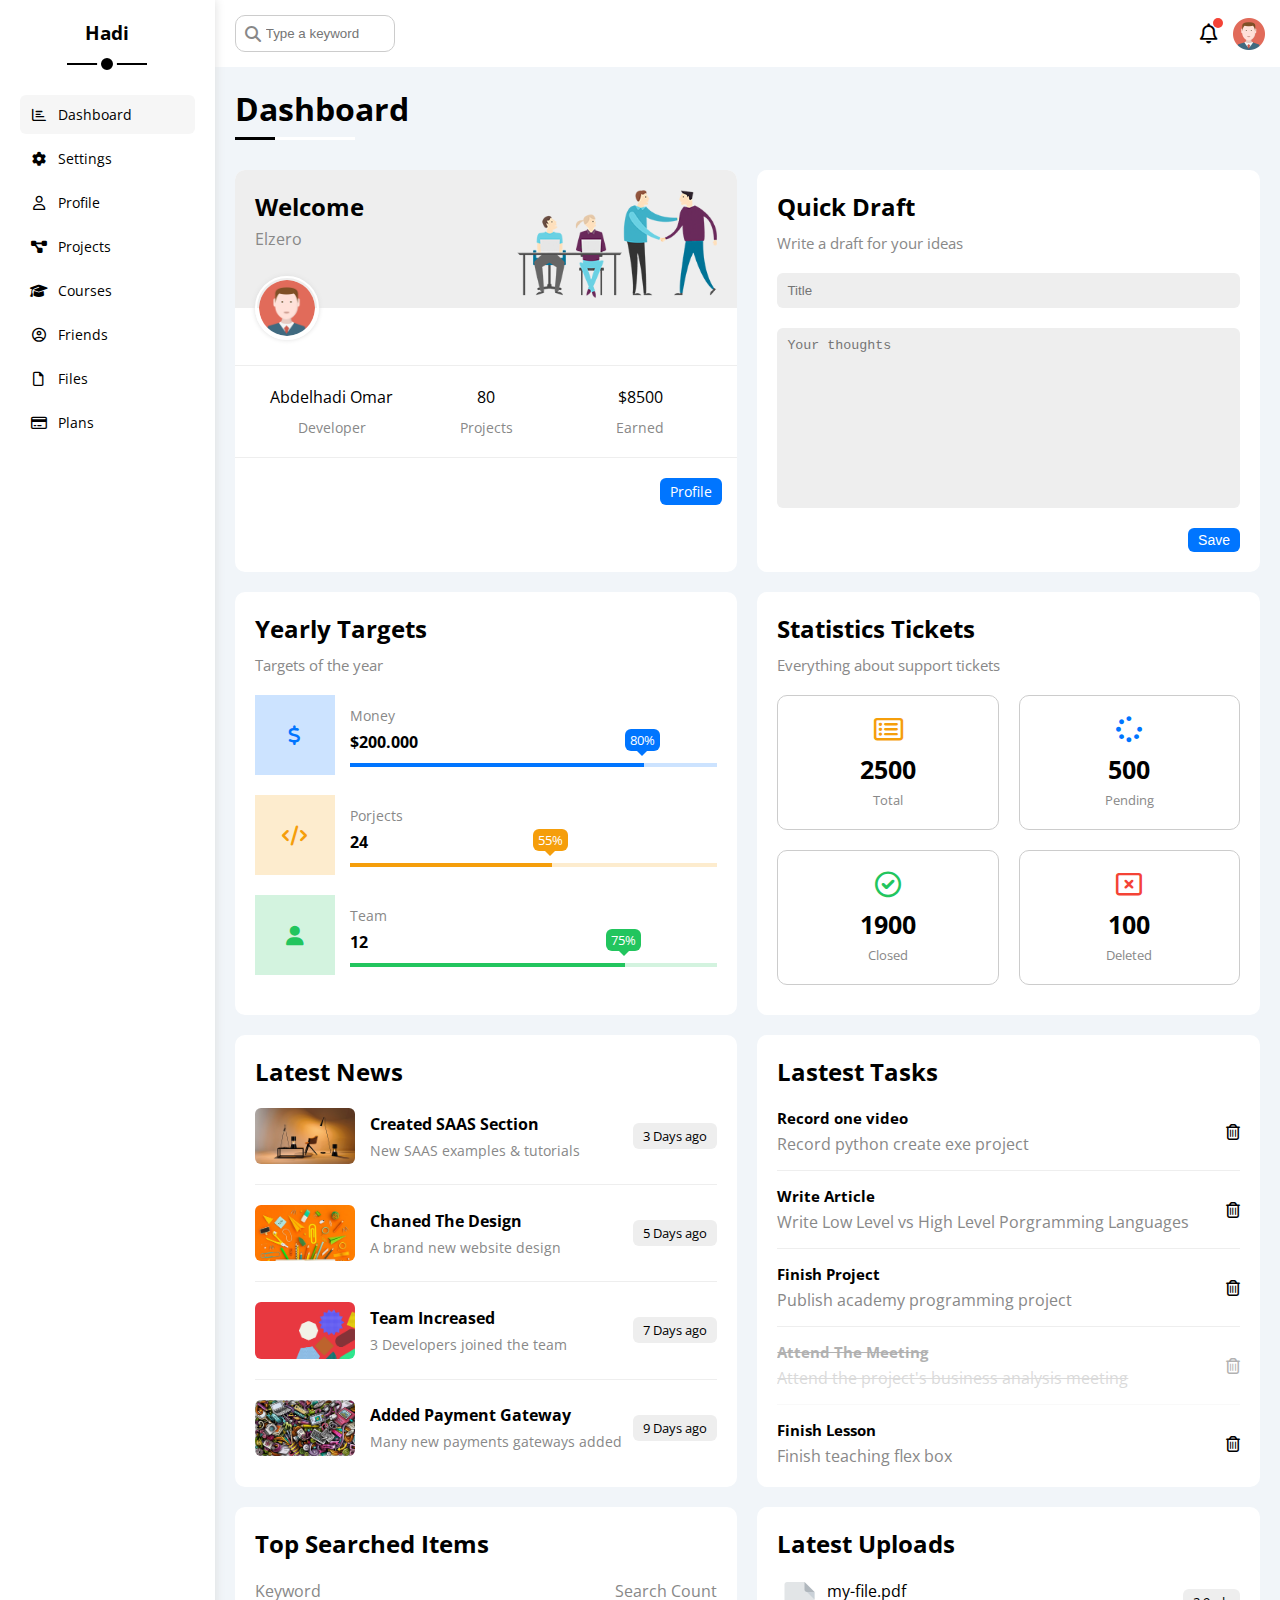
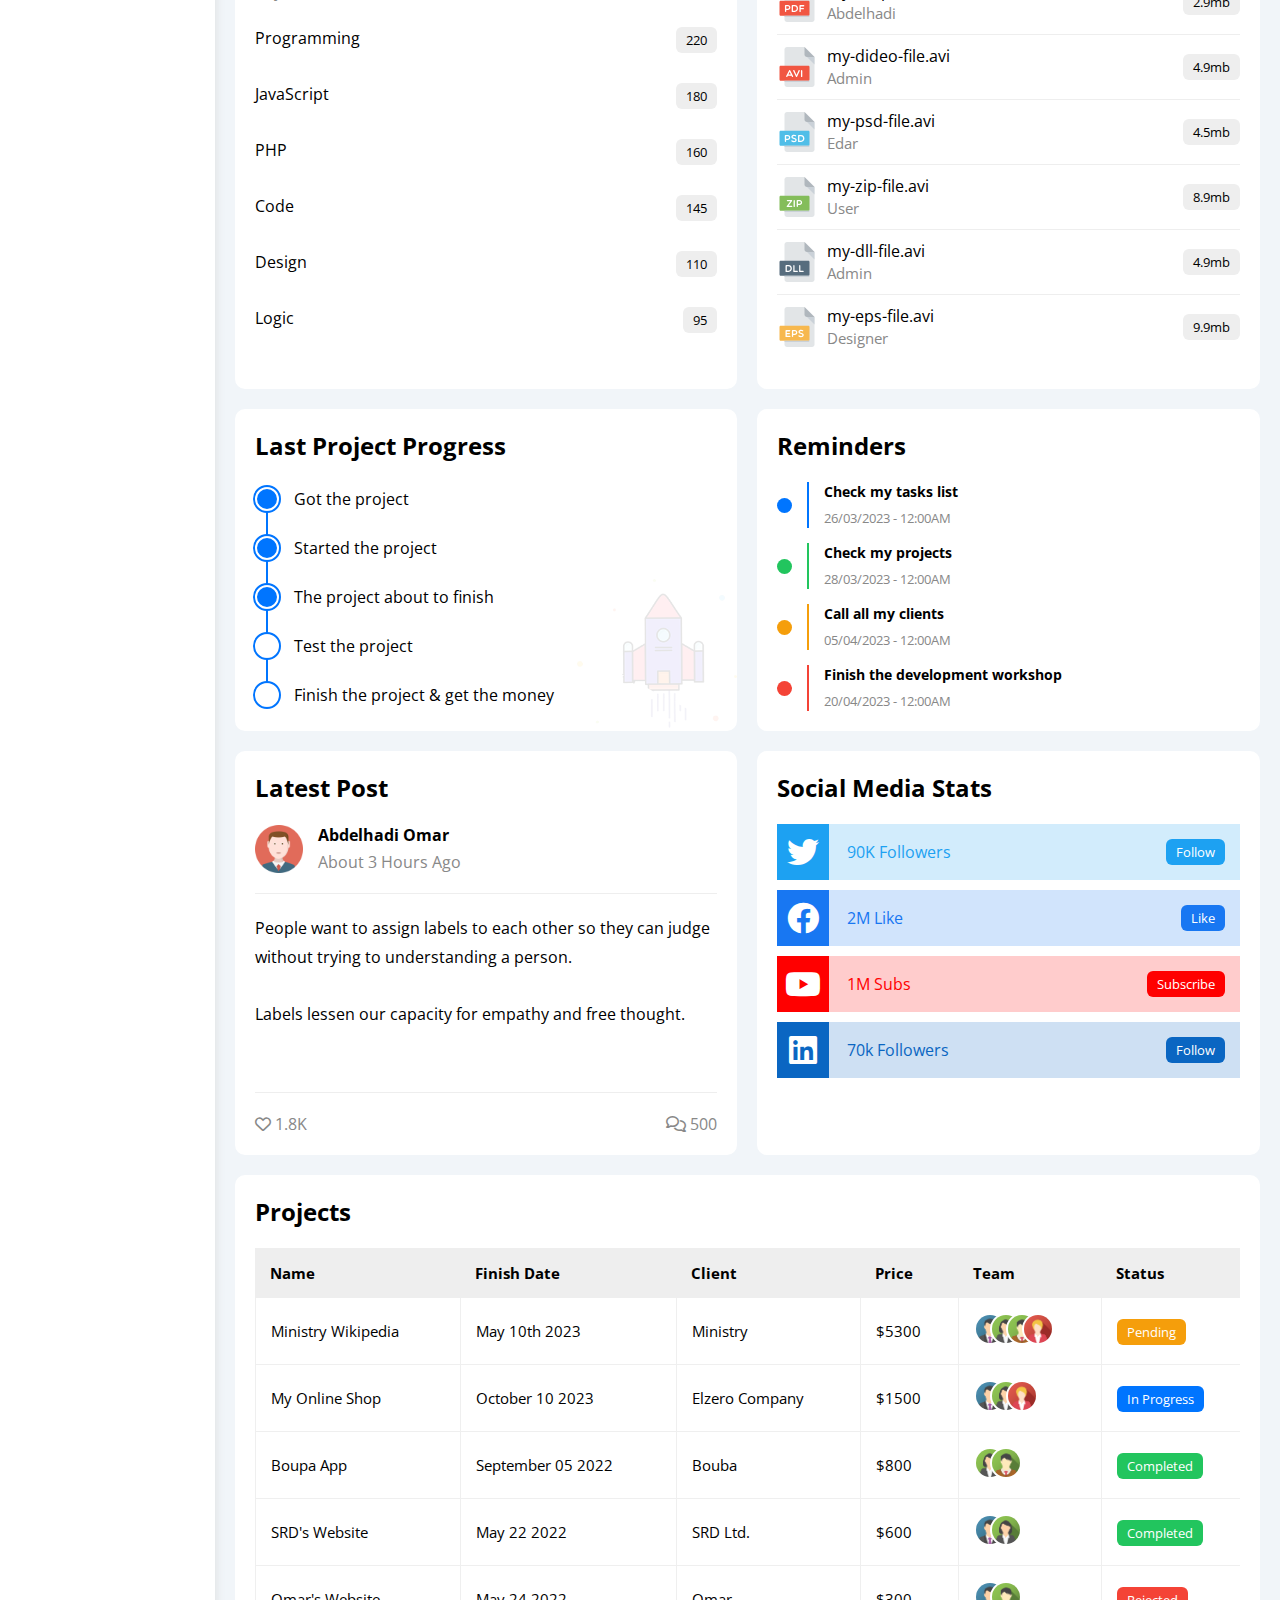
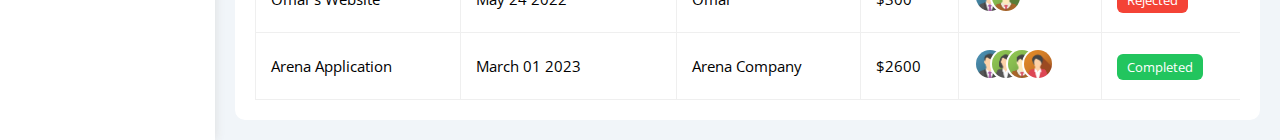
<file: index.html>
<!DOCTYPE html>
<html lang="en">

<head>
    <meta charset="UTF-8">
    <meta http-equiv="X-UA-Compatible" content="IE=edge">
    <meta name="viewport" content="width=device-width, initial-scale=1.0">
    <title>Dashboard</title>
    <link rel="stylesheet" href="css/all.min.css">
    <link rel="stylesheet" href="css/framework.css">
    <link rel="stylesheet" href="css/master.css">
    <!-- Google fonts -->
    <link rel="preconnect" href="https://fonts.googleapis.com">
    <link rel="preconnect" href="https://fonts.gstatic.com" crossorigin>
    <link
        href="https://fonts.googleapis.com/css2?family=Cairo:wght@300;400;700&family=Jomhuria&family=Open+Sans:wght@300;400;500;700&family=Work+Sans:wght@200;300;400;500;600;700;800&display=swap"
        rel="stylesheet">
</head>

<body>
    <div class="page d-flex">
        <div class="sidebar bg-white p-20 p-relative">
            <h3 class="p-relative txt-c mt-0">Hadi</h3>
            <ul>
                <li>
                    <a class="active d-flex align-center fs-14 c-black rad-6 p-10" href="index.html">
                        <i class="fa-regular fa-chart-bar fa-fw"></i>
                        <span>Dashboard</span>
                    </a>
                </li>
                <li>
                    <a class="d-flex align-center fs-14 c-black rad-6 p-10" href="settings.html">
                        <i class="fa-solid fa-gear fa-fw"></i>
                        <span>Settings</span>
                    </a>
                </li>
                <li>
                    <a class="d-flex align-center fs-14 c-black rad-6 p-10" href="profile.html">
                        <i class="fa-regular fa-user fa-fw"></i>
                        <span>Profile</span>
                    </a>
                </li>
                <li>
                    <a class="d-flex align-center fs-14 c-black rad-6 p-10" href="projects.html">
                        <i class="fa-solid fa-diagram-project fa-fw"></i>
                        <span>Projects</span>
                    </a>
                </li>
                <li>
                    <a class="d-flex align-center fs-14 c-black rad-6 p-10" href="courses.html">
                        <i class="fa-solid fa-graduation-cap fa-fw"></i>
                        <span>Courses</span>
                    </a>
                </li>
                <li>
                    <a class="d-flex align-center fs-14 c-black rad-6 p-10" href="friends.html">
                        <i class="fa-regular fa-circle-user fa-fw"></i>
                        <span>Friends</span>
                    </a>
                </li>
                <li>
                    <a class="d-flex align-center fs-14 c-black rad-6 p-10" href="files.html">
                        <i class="fa-regular fa-file fa-fw"></i>
                        <span>Files</span>
                    </a>
                </li>
                <li>
                    <a class="d-flex align-center fs-14 c-black rad-6 p-10" href="plans.html">
                        <i class="fa-regular fa-credit-card fa-fw"></i>
                        <span>Plans</span>
                    </a>
                </li>
            </ul>
        </div>
        <div class="content w-full">
            <!-- start head -->
            <div class="head bg-white p-15 between-flex">
                <div class="search p-relative">
                    <input class="p-10" type="search" placeholder="Type a keyword">
                </div>
                <div class="icons d-flex align-center">
                    <span class="notification p-relative">
                        <i class="fa-regular fa-bell fa-lg"></i>
                    </span>
                    <img src="imgs/avatar.png" alt="">
                </div>
            </div>
            <!-- end head -->
            <h1 class="p-relative">Dashboard</h1>
            <div class="wrapper d-grid gap-20">
                <!-- start welcome -->
                <div class="welcome bg-white rad-10 txt-c-mobile block-mobile">
                    <div class="intro p-20 d-flex space-between bg-eee">
                        <div>
                            <h2 class="m-0">Welcome</h2>
                            <p class="c-gray mt-5">Elzero</p>
                        </div>
                        <img class="hide-mobile" src="imgs/welcome.png" alt="">
                    </div>
                    <img src="imgs/avatar.png" alt="" class="avatar">
                    <div class="body txt-c d-flex p-20 mt-20 mb-20 block-mobile">
                        <div>Abdelhadi Omar <span class="d-block c-gray fs-14 mt-10">Developer</span></div>
                        <div>80 <span class="d-block c-gray fs-14 mt-10">Projects</span></div>
                        <div>$8500 <span class="d-block c-gray fs-14 mt-10">Earned</span></div>
                    </div>
                    <a href="profile.html" class="visit d-block fs-14 bg-blue c-white w-fit btn-shape">Profile</a>
                </div>
                <!-- end welcome -->
                <!-- start quick draft widget -->
                <div class="quick-draft p-20 bg-white rad-10">
                    <h2 class="mt-0 mb-10 ">Quick Draft</h2>
                    <p class="mt-0 mb-20 c-gray fs-15">Write a draft for your ideas</p>
                    <form>
                        <input class="d-block mb-20 w-full p-10 b-none bg-eee rad-6" type="text" placeholder="Title">
                        <textarea class="d-block mb-20 w-full p-10 b-none bg-eee rad-6"
                            placeholder="Your thoughts"></textarea>
                        <input class="save d-block fs-14 bg-blue c-white b-none w-fit btn-shape" type="submit"
                            value="Save">
                    </form>
                </div>
                <!-- end quick draft widget -->
                <!-- start targets widget -->
                <div class="targets p-20 bg-white rad-10">
                    <h2 class="mt-0 mb-10">Yearly Targets</h2>
                    <p class="mt-0 mb-20 c-gray fs-15">Targets of the year</p>
                    <div class="target-row mb-20 blue center-flex">
                        <div class="icon center-flex">
                            <i class="fa-solid fa-dollar-sign fa-lg c-blue"></i>
                        </div>
                        <div class="details">
                            <span class="fs-14 c-gray">Money</span>
                            <span class="d-block mt-5 mb-10 fw-bold">$200.000</span>
                            <div class="progress p-relative">
                                <span class="bg-blue blue" style="width: 80%">
                                    <span class="bg-blue">80%</span>
                                </span>
                            </div>
                        </div>
                    </div>
                    <div class="target-row mb-20 center-flex orange">
                        <div class="icon center-flex">
                            <i class="fa-solid fa-code fa-lg c-orange"></i>
                        </div>
                        <div class="details">
                            <span class="fs-14 c-gray">Porjects</span>
                            <span class="d-block mt-5 mb-10 fw-bold">24</span>
                            <div class="progress p-relative">
                                <span class="bg-orange orange" style="width: 55%">
                                    <span class="bg-orange">55%</span>
                                </span>
                            </div>
                        </div>
                    </div>
                    <div class="target-row mb-20 center-flex green">
                        <div class="icon center-flex">
                            <i class="fa-solid fa-user fa-lg c-green"></i>
                        </div>
                        <div class="details">
                            <span class="fs-14 c-gray">Team</span>
                            <span class="d-block mt-5 mb-10 fw-bold">12</span>
                            <div class="progress p-relative">
                                <span class="bg-green green" style="width: 75%">
                                    <span class="bg-green">75%</span>
                                </span>
                            </div>
                        </div>
                    </div>
                </div>
                <!-- end targets widget -->
                <!-- start ticket widget -->
                <div class="tickets p-20 bg-white rad-10">
                    <h2 class="mt-0 mb-10">Statistics Tickets</h2>
                    <p class="mt-0 mb-20 c-gray fs-15">Everything about support tickets</p>
                    <div class="d-flex txt-c gap-20 f-wrap">
                        <div class="box p-20 rad-10 fs-13 c-gray">
                            <i class="fa-regular fa-rectangle-list fa-2x mb-10 c-orange"></i>
                            <span class="d-block c-black fw-bold fs-25 mb-5">2500</span>
                            Total
                        </div>
                        <div class="box p-20 rad-10 fs-13 c-gray">
                            <i class="fa-solid fa-spinner fa-2x mb-10 c-blue"></i>
                            <span class="d-block c-black fw-bold fs-25 mb-5">500</span>
                            Pending
                        </div>
                        <div class="box p-20 rad-10 fs-13 c-gray">
                            <i class="fa-regular fa-circle-check fa-2x mb-10 c-green"></i>
                            <span class="d-block c-black fw-bold fs-25 mb-5">1900</span>
                            Closed
                        </div>
                        <div class="box p-20 rad-10 fs-13 c-gray">
                            <i class="fa-regular fa-rectangle-xmark fa-2x mb-10 c-red"></i>
                            <span class="d-block c-black fw-bold fs-25 mb-5">100</span>
                            Deleted
                        </div>
                    </div>
                </div>
                <!-- end ticket widget -->
                <!-- start latest news -->
                <div class="latest-news p-20 bg-white rad-10 txt-c-mobile">
                    <h2 class="mt-0 mb-20">Latest News</h2>
                    <div class="news-row d-flex align-center">
                        <img src="imgs/news-01.png" alt="">
                        <div class="info">
                            <h3>Created SAAS Section</h3>
                            <p class="m-0 fs-14 c-gray">New SAAS examples & tutorials</p>
                        </div>
                        <div class="btn-shape bg-eee fs-13 label">3 Days ago</div>
                    </div>
                    <div class="news-row d-flex align-center">
                        <img src="imgs/news-02.png" alt="">
                        <div class="info">
                            <h3>Chaned The Design</h3>
                            <p class="m-0 fs-14 c-gray">A brand new website design</p>
                        </div>
                        <div class="btn-shape bg-eee fs-13 label">5 Days ago</div>
                    </div>
                    <div class="news-row d-flex align-center">
                        <img src="imgs/news-03.png" alt="">
                        <div class="info">
                            <h3>Team Increased</h3>
                            <p class="m-0 fs-14 c-gray">3 Developers joined the team</p>
                        </div>
                        <div class="btn-shape bg-eee fs-13 label">7 Days ago</div>
                    </div>
                    <div class="news-row d-flex align-center">
                        <img src="imgs/news-04.png" alt="">
                        <div class="info">
                            <h3>Added Payment Gateway</h3>
                            <p class="m-0 fs-14 c-gray">Many new payments gateways added</p>
                        </div>
                        <div class="btn-shape bg-eee fs-13 label">9 Days ago</div>
                    </div>
                </div>
                <!-- end latest news -->
                <!-- start tasks -->
                <div class="tasks p-20 bg-white rad-10">
                    <h2 class="mt-0 mb-20">Lastest Tasks</h2>
                    <div class="task-row between-flex">
                        <div class="info">
                            <h3 class="mt-0 mb-5 fs-15">Record one video</h3>
                            <p class="m-0 c-gray">Record python create exe project</p>
                        </div>
                        <div>
                            <i class="fa-regular fa-trash-can delete"></i>
                        </div>
                    </div>
                    <div class="task-row between-flex">
                        <div class="info">
                            <h3 class="mt-0 mb-5 fs-15">Write Article</h3>
                            <p class="m-0 c-gray">Write Low Level vs High Level Porgramming Languages</p>
                        </div>
                        <div>
                            <i class="fa-regular fa-trash-can delete"></i>
                        </div>
                    </div>
                    <div class="task-row between-flex">
                        <div class="info">
                            <h3 class="mt-0 mb-5 fs-15">Finish Project</h3>
                            <p class="m-0 c-gray">Publish academy programming project</p>
                        </div>
                        <div>
                            <i class="fa-regular fa-trash-can delete"></i>
                        </div>
                    </div>
                    <div class="task-row between-flex done">
                        <div class="info">
                            <h3 class="mt-0 mb-5 fs-15">Attend The Meeting</h3>
                            <p class="m-0 c-gray">Attend the project's business analysis meeting</p>
                        </div>
                        <div>
                            <i class="fa-regular fa-trash-can delete"></i>
                        </div>
                    </div>
                    <div class="task-row between-flex">
                        <div class="info">
                            <h3 class="mt-0 mb-5 fs-15">Finish Lesson</h3>
                            <p class="m-0 c-gray">Finish teaching flex box</p>
                        </div>
                        <div>
                            <i class="fa-regular fa-trash-can delete"></i>
                        </div>
                    </div>
                </div>
                <!-- end tasks -->
                <!-- start top searched word widget -->
                <div class="search-items p-20 bg-white rad-10">
                    <h2 class="mt-0 mb-20">Top Searched Items</h2>
                    <div class="items-head d-flex space-between c-gray mb-10">
                        <div>Keyword</div>
                        <div>Search Count</div>
                    </div>
                    <div class="items d-flex space-between pt-15 pb-15">
                        <span>Programming</span>
                        <span class="bg-eee fs-13 btn-shape">220</span>
                    </div>
                    <div class="items d-flex space-between pt-15 pb-15">
                        <span>JavaScript</span>
                        <span class="bg-eee fs-13 btn-shape">180</span>
                    </div>
                    <div class="items d-flex space-between pt-15 pb-15">
                        <span>PHP</span>
                        <span class="bg-eee fs-13 btn-shape">160</span>
                    </div>
                    <div class="items d-flex space-between pt-15 pb-15">
                        <span>Code</span>
                        <span class="bg-eee fs-13 btn-shape">145</span>
                    </div>
                    <div class="items d-flex space-between pt-15 pb-15">
                        <span>Design</span>
                        <span class="bg-eee fs-13 btn-shape">110</span>
                    </div>
                    <div class="items d-flex space-between pt-15 pb-15">
                        <span>Logic</span>
                        <span class="bg-eee fs-13 btn-shape">95</span>
                    </div>
                </div>
                <!-- end top searched word widget -->
                <!-- start latest uploads -->
                <div class="latest-uploads p-20 bg-white rad-10">
                    <h2 class="mt-0 mb-20">Latest Uploads</h2>
                    <ul class="m-0">
                        <li class="between-flex pb-10 mb-10">
                            <div class="d-flex align-center">
                                <img class="mr-10" src="imgs/pdf.svg" alt="">
                                <div>
                                    <span class="d-block">my-file.pdf</span>
                                    <span class="fs-15 c-gray">Abdelhadi</span>
                                </div>
                            </div>
                            <div class="bg-eee btn-shape fs-13 w-fit">2.9mb</div>
                        </li>
                        <li class="between-flex pb-10 mb-10">
                            <div class="d-flex align-center">
                                <img class="mr-10" src="imgs/avi.svg" alt="">
                                <div>
                                    <span class="d-block">my-dideo-file.avi</span>
                                    <span class="fs-15 c-gray">Admin</span>
                                </div>
                            </div>
                            <div class="bg-eee btn-shape fs-13 w-fit">4.9mb</div>
                        </li>
                        <li class="between-flex pb-10 mb-10">
                            <div class="d-flex align-center">
                                <img class="mr-10" src="imgs/psd.svg" alt="">
                                <div>
                                    <span class="d-block">my-psd-file.avi</span>
                                    <span class="fs-15 c-gray">Edar</span>
                                </div>
                            </div>
                            <div class="bg-eee btn-shape fs-13 w-fit">4.5mb</div>
                        </li>
                        <li class="between-flex pb-10 mb-10">
                            <div class="d-flex align-center">
                                <img class="mr-10" src="imgs/zip.svg" alt="">
                                <div>
                                    <span class="d-block">my-zip-file.avi</span>
                                    <span class="fs-15 c-gray">User</span>
                                </div>
                            </div>
                            <div class="bg-eee btn-shape fs-13 w-fit">8.9mb</div>
                        </li>
                        <li class="between-flex pb-10 mb-10">
                            <div class="d-flex align-center">
                                <img class="mr-10" src="imgs/dll.svg" alt="">
                                <div>
                                    <span class="d-block">my-dll-file.avi</span>
                                    <span class="fs-15 c-gray">Admin</span>
                                </div>
                            </div>
                            <div class="bg-eee btn-shape fs-13 w-fit">4.9mb</div>
                        </li>
                        <li class="between-flex pb-10 mb-10">
                            <div class="d-flex align-center">
                                <img class="mr-10" src="imgs/eps.svg" alt="">
                                <div>
                                    <span class="d-block">my-eps-file.avi</span>
                                    <span class="fs-15 c-gray">Designer</span>
                                </div>
                            </div>
                            <div class="bg-eee btn-shape fs-13 w-fit">9.9mb</div>
                        </li>
                    </ul>
                </div>
                <!-- end latest uploads -->
                <!-- start last project -->
                <div class="last-project p-20 bg-white rad-10 p-relative">
                    <h2 class="mt-0 mb-20">Last Project Progress</h2>
                    <ul class="m-0 p-relative">
                        <li class="mt-25 d-flex align-center done">Got the project</li>
                        <li class="mt-25 d-flex align-center done">Started the project</li>
                        <li class="mt-25 d-flex align-center done">The project about to finish</li>
                        <li class="mt-25 d-flex align-center current">Test the project</li>
                        <li class="mt-25 d-flex align-center">Finish the project & get the money</li>
                    </ul>
                    <img class="launch-icon hide-mobile" src="imgs/project.png" alt="">
                </div>
                <!-- end last project -->
                <!-- start reminders widget -->
                <div class="reminders p-20 bg-white rad-10 p-relative">
                    <h2 class="mt-0 mb-20">Reminders</h2>
                    <ul class="m-0">
                        <li class="d-flex align-center mt-15">
                            <span class="key bg-blue mr-15 d-block rad-half"></span>
                            <div class="pl-15 blue">
                                <p class="fs-14 fw-bold mt-0 mb-5">Check my tasks list</p>
                                <span class="fs-13 c-gray">26/03/2023 - 12:00AM</span>
                            </div>
                        </li>
                        <li class="d-flex align-center mt-15">
                            <span class="key bg-green mr-15 d-block rad-half"></span>
                            <div class="pl-15 green">
                                <p class="fs-14 fw-bold mt-0 mb-5">Check my projects</p>
                                <span class="fs-13 c-gray">28/03/2023 - 12:00AM</span>
                            </div>
                        </li>
                        <li class="d-flex align-center mt-15">
                            <span class="key bg-orange mr-15 d-block rad-half"></span>
                            <div class="pl-15 orange">
                                <p class="fs-14 fw-bold mt-0 mb-5">Call all my clients</p>
                                <span class="fs-13 c-gray">05/04/2023 - 12:00AM</span>
                            </div>
                        </li>
                        <li class="d-flex align-center mt-15">
                            <span class="key bg-red mr-15 d-block rad-half"></span>
                            <div class="pl-15 red">
                                <p class="fs-14 fw-bold mt-0 mb-5">Finish the development workshop</p>
                                <span class="fs-13 c-gray">20/04/2023 - 12:00AM</span>
                            </div>
                        </li>
                    </ul>
                </div>
                <!-- end reminders widget -->
                <!-- start latest post -->
                <div class="latest-post p-20 bg-white rad-10 p-relative">
                    <h2 class="mt-0 mb-20">Latest Post</h2>
                    <div class="top d-flex align-center">
                        <img class="avatar mr-15" src="imgs/avatar.png" alt="">
                        <div class="info">
                            <span class="d-block mb-5 fw-bold">Abdelhadi Omar</span>
                            <span class="c-gray">About 3 Hours Ago</span>
                        </div>
                    </div>
                    <div class="post-content txt-c-mobile pt-20 pb-20 mt-20 mb-20">
                        People want to assign labels to each other so they can judge without trying to understanding a
                        person. <br> <br>

                        Labels lessen our capacity for empathy and free thought.
                    </div>
                    <div class="post-stats between-flex c-gray">
                        <div>
                            <i class="fa-regular fa-heart"></i>
                            <span>1.8K</span>
                        </div>
                        <div>
                            <i class="fa-regular fa-comments"></i>
                            <span>500</span>
                        </div>
                    </div>
                </div>
                <!-- end latest post -->
                <!-- start socila media stats -->
                <div class="social-media p-20 bg-white rad-10 p-relative">
                    <h2 class="mt-0 mb-20">Social Media Stats</h2>
                    <div class="box twitter p-15 p-relative mb-10 between-flex">
                        <i class="fa-brands fa-twitter fa-2x c-white h-full center-flex"></i>
                        <span>90K Followers</span>
                        <a class="fs-13 c-white btn-shape" href="#">Follow</a>
                    </div>
                    <div class="box facebook p-15 p-relative mb-10 between-flex">
                        <i class="fa-brands fa-facebook fa-2x c-white h-full center-flex"></i>
                        <span>2M Like</span>
                        <a class="fs-13 c-white btn-shape" href="#">Like</a>
                    </div>
                    <div class="box youtube p-15 p-relative mb-10 between-flex">
                        <i class="fa-brands fa-youtube fa-2x c-white h-full center-flex"></i>
                        <span>1M Subs</span>
                        <a class="fs-13 c-white btn-shape" href="#">Subscribe</a>
                    </div>
                    <div class="box linkedin p-15 p-relative mb-10 between-flex">
                        <i class="fa-brands fa-linkedin fa-2x c-white h-full center-flex"></i>
                        <span>70k Followers</span>
                        <a class="fs-13 c-white btn-shape" href="#">Follow</a>
                    </div>
                </div>
                <!-- end socila media stats -->
            </div>
            <!-- start projects table -->
            <div class="projects p-20 bg-white rad-10 m-20">
                <h2 class="mt-0 mb-20">Projects</h2>
                <div class="responsive-table">
                    <table class="fs-15 w-full">
                        <thead>
                            <tr>
                                <td>Name</td>
                                <td>Finish Date</td>
                                <td>Client</td>
                                <td>Price</td>
                                <td>Team</td>
                                <td>Status</td>
                            </tr>
                        </thead>
                        <tbody>
                            <tr>
                                <td>Ministry Wikipedia</td>
                                <td>May 10th 2023</td>
                                <td>Ministry</td>
                                <td>$5300</td>
                                <td>
                                    <img src="imgs/team-01.png" alt="">
                                    <img src="imgs/team-02.png" alt="">
                                    <img src="imgs/team-03.png" alt="">
                                    <img src="imgs/team-05.png" alt="">
                                </td>
                                <td>
                                    <span class="label btn-shape bg-orange c-white">Pending</span>
                                </td>
                            </tr>
                            <tr>
                                <td>My Online Shop</td>
                                <td>October 10 2023</td>
                                <td>Elzero Company</td>
                                <td>$1500</td>
                                <td>
                                    <img src="imgs/team-01.png" alt="">
                                    <img src="imgs/team-02.png" alt="">
                                    <img src="imgs/team-05.png" alt="">
                                </td>
                                <td>
                                    <span class="label btn-shape bg-blue c-white">In Progress</span>
                                </td>
                            </tr>
                            <tr>
                                <td>Boupa App</td>
                                <td>September 05 2022</td>
                                <td>Bouba</td>
                                <td>$800</td>
                                <td>
                                    <img src="imgs/team-02.png" alt="">
                                    <img src="imgs/team-03.png" alt="">
                                </td>
                                <td>
                                    <span class="label btn-shape bg-green c-white">Completed</span>
                                </td>
                            </tr>
                            <tr>
                                <td>SRD's Website</td>
                                <td>May 22 2022</td>
                                <td>SRD Ltd.</td>
                                <td>$600</td>
                                <td>
                                    <img src="imgs/team-01.png" alt="">
                                    <img src="imgs/team-02.png" alt="">
                                </td>
                                <td>
                                    <span class="label btn-shape bg-green c-white">Completed</span>
                                </td>
                            </tr>
                            <tr>
                                <td>Omar's Website</td>
                                <td>May 24 2022</td>
                                <td>Omar</td>
                                <td>$300</td>
                                <td>
                                    <img src="imgs/team-01.png" alt="">
                                    <img src="imgs/team-03.png" alt="">
                                </td>
                                <td>
                                    <span class="label btn-shape bg-red c-white">Rejected</span>
                                </td>
                            </tr>
                            <tr>
                                <td>Arena Application</td>
                                <td>March 01 2023</td>
                                <td>Arena Company</td>
                                <td>$2600</td>
                                <td>
                                    <img src="imgs/team-01.png" alt="">
                                    <img src="imgs/team-02.png" alt="">
                                    <img src="imgs/team-03.png" alt="">
                                    <img src="imgs/team-04.png" alt="">
                                </td>
                                <td>
                                    <span class="label btn-shape bg-green c-white">Completed</span>
                                </td>
                            </tr>
                        </tbody>
                    </table>
                </div>
            </div>
            <!-- end projects table -->
        </div>
    </div>
</body>

</html>
</file>
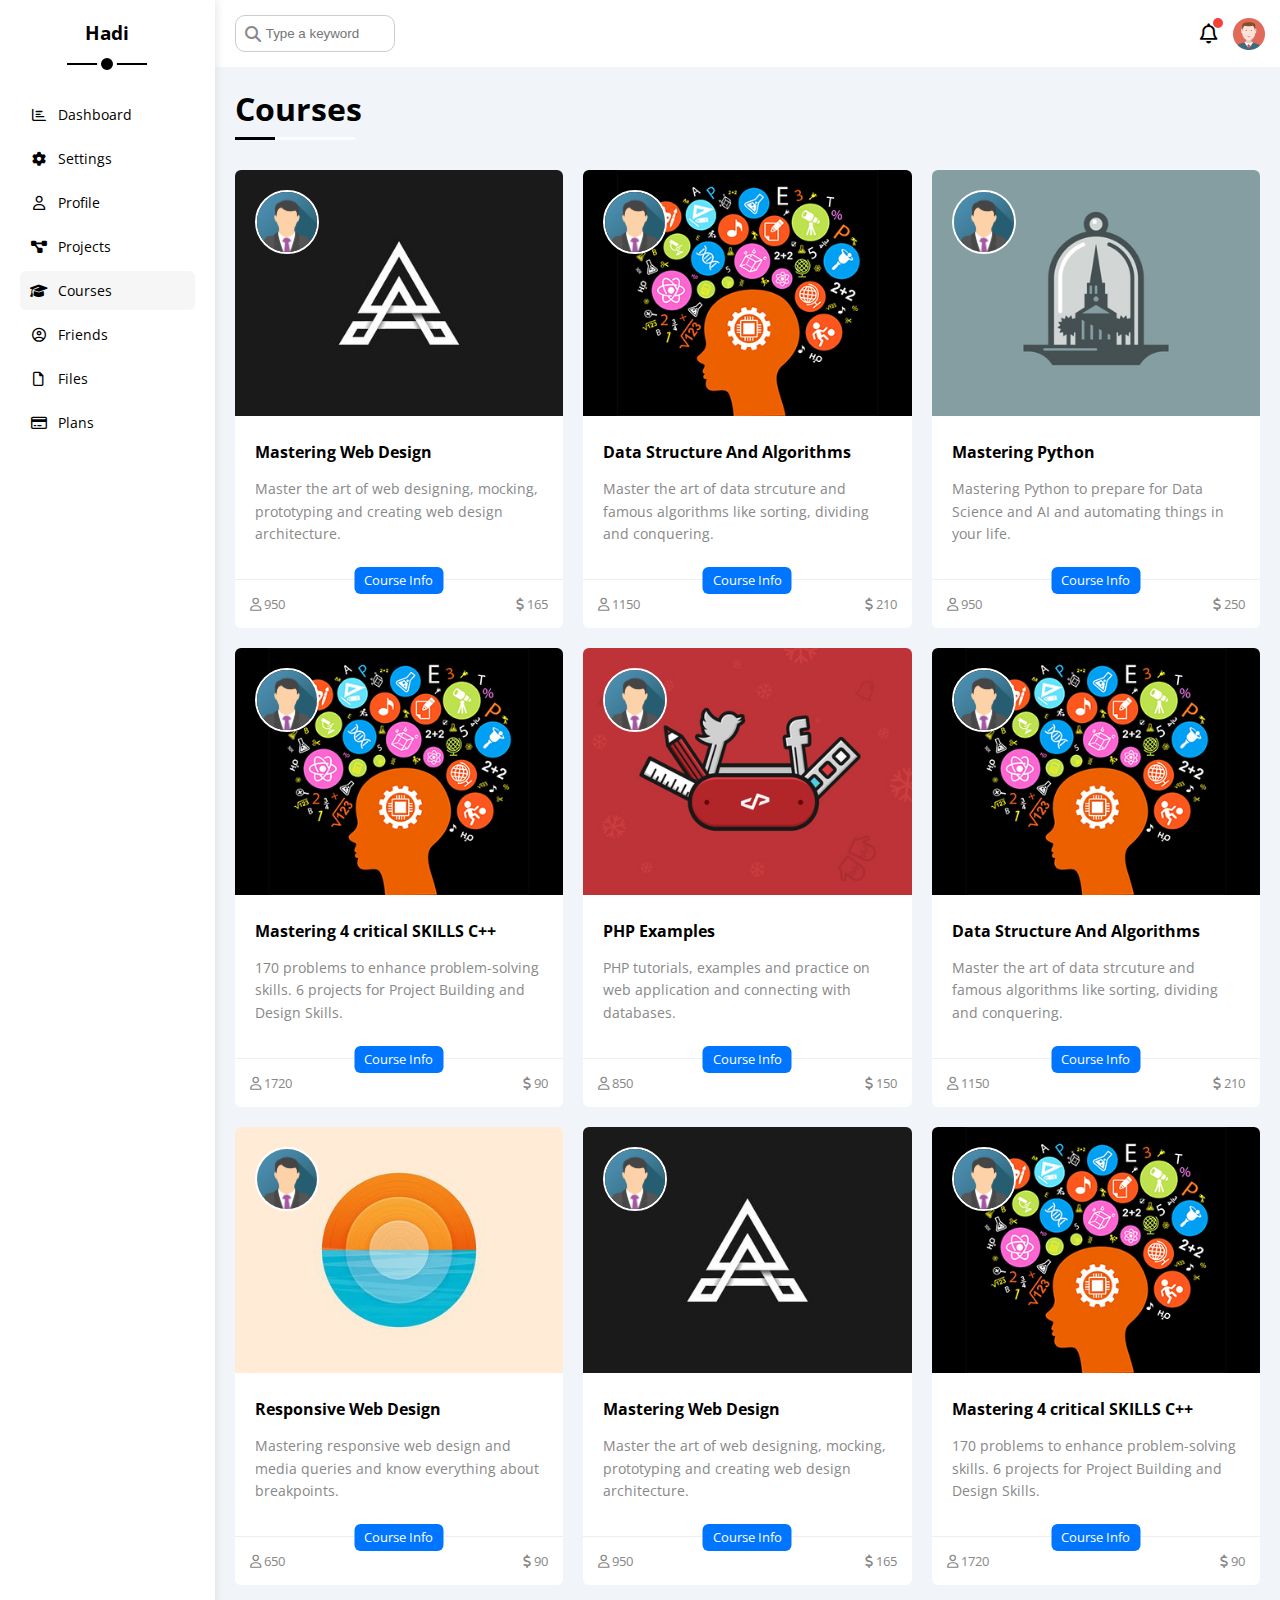
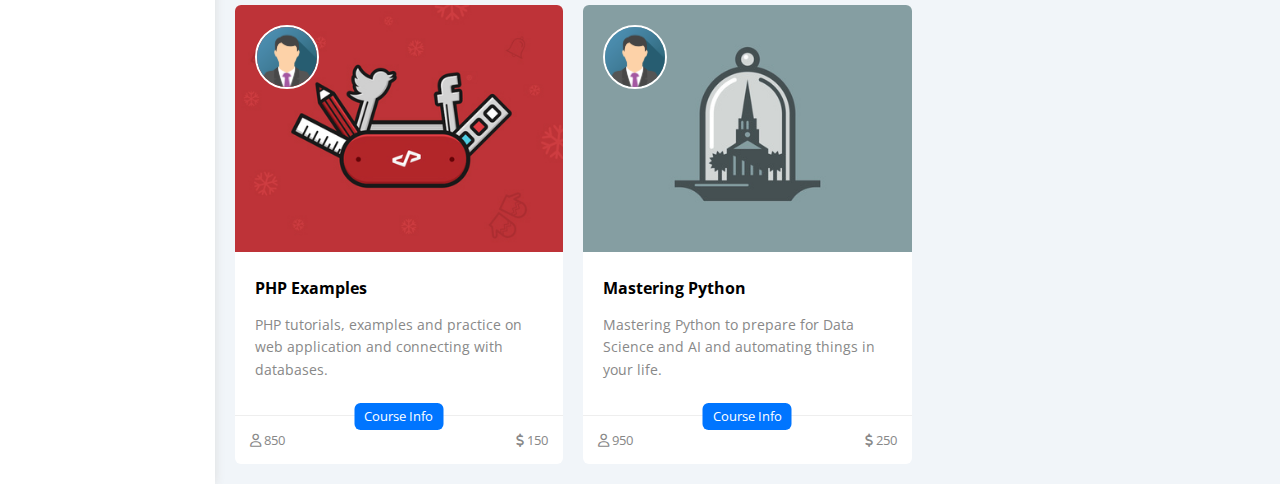
<file: courses.html>
<!DOCTYPE html>
<html lang="en">

<head>
    <meta charset="UTF-8">
    <meta http-equiv="X-UA-Compatible" content="IE=edge">
    <meta name="viewport" content="width=device-width, initial-scale=1.0">
    <title>Courses</title>
    <link rel="stylesheet" href="css/all.min.css">
    <link rel="stylesheet" href="css/framework.css">
    <link rel="stylesheet" href="css/master.css">
    <!-- Google fonts -->
    <link rel="preconnect" href="https://fonts.googleapis.com">
    <link rel="preconnect" href="https://fonts.gstatic.com" crossorigin>
    <link
        href="https://fonts.googleapis.com/css2?family=Cairo:wght@300;400;700&family=Jomhuria&family=Open+Sans:wght@300;400;500;700&family=Work+Sans:wght@200;300;400;500;600;700;800&display=swap"
        rel="stylesheet">
</head>

<body>
    <div class="page d-flex">
        <div class="sidebar bg-white p-20 p-relative">
            <h3 class="p-relative txt-c mt-0">Hadi</h3>
            <ul>
                <li>
                    <a class="d-flex align-center fs-14 c-black rad-6 p-10" href="index.html">
                        <i class="fa-regular fa-chart-bar fa-fw"></i>
                        <span>Dashboard</span>
                    </a>
                </li>
                <li>
                    <a class="d-flex align-center fs-14 c-black rad-6 p-10" href="settings.html">
                        <i class="fa-solid fa-gear fa-fw"></i>
                        <span>Settings</span>
                    </a>
                </li>
                <li>
                    <a class="d-flex align-center fs-14 c-black rad-6 p-10" href="profile.html">
                        <i class="fa-regular fa-user fa-fw"></i>
                        <span>Profile</span>
                    </a>
                </li>
                <li>
                    <a class="d-flex align-center fs-14 c-black rad-6 p-10" href="projects.html">
                        <i class="fa-solid fa-diagram-project fa-fw"></i>
                        <span>Projects</span>
                    </a>
                </li>
                <li>
                    <a class="active d-flex align-center fs-14 c-black rad-6 p-10" href="courses.html">
                        <i class="fa-solid fa-graduation-cap fa-fw"></i>
                        <span>Courses</span>
                    </a>
                </li>
                <li>
                    <a class="d-flex align-center fs-14 c-black rad-6 p-10" href="friends.html">
                        <i class="fa-regular fa-circle-user fa-fw"></i>
                        <span>Friends</span>
                    </a>
                </li>
                <li>
                    <a class="d-flex align-center fs-14 c-black rad-6 p-10" href="files.html">
                        <i class="fa-regular fa-file fa-fw"></i>
                        <span>Files</span>
                    </a>
                </li>
                <li>
                    <a class="d-flex align-center fs-14 c-black rad-6 p-10" href="plans.html">
                        <i class="fa-regular fa-credit-card fa-fw"></i>
                        <span>Plans</span>
                    </a>
                </li>
            </ul>
        </div>
        <div class="content w-full">
            <!-- start head -->
            <div class="head bg-white p-15 between-flex">
                <div class="search p-relative">
                    <input class="p-10" type="search" placeholder="Type a keyword">
                </div>
                <div class="icons d-flex align-center">
                    <span class="notification p-relative">
                        <i class="fa-regular fa-bell fa-lg"></i>
                    </span>
                    <img src="imgs/avatar.png" alt="">
                </div>
            </div>
            <!-- end head -->
            <h1 class="p-relative">Courses</h1>
            <div class="courses-page d-grid m-20 gap-20">
                <div class="course bg-white rad-6 p-relative">
                    <img class="cover" src="imgs/course-01.jpg" alt="">
                    <img class="instructor" src="imgs/team-01.png" alt="">
                    <div class="p-20">
                        <h4 class="m-0">Mastering Web Design</h4>
                        <p class="description c-gray mt-15 fs-14">Master the art of web designing, mocking,
                            prototyping and creating web design architecture.</p>
                    </div>
                    <div class="info p-15 p-relative between-flex">
                        <span class="title bg-blue c-white btn-shape">Course Info</span>
                        <span class="c-gray">
                            <i class="fa-regular fa-user"></i>
                            950
                        </span>
                        <span class="c-gray">
                            <i class="fa-solid fa-dollar-sign"></i>
                            165
                        </span>
                    </div>
                </div>
                <div class="course bg-white rad-6 p-relative">
                    <img class="cover" src="imgs/course-02.jpg" alt="">
                    <img class="instructor" src="imgs/team-01.png" alt="">
                    <div class="p-20">
                        <h4 class="m-0">Data Structure And Algorithms</h4>
                        <p class="description c-gray mt-15 fs-14">Master the art of data strcuture and famous algorithms
                            like sorting, dividing and conquering.</p>
                    </div>
                    <div class="info p-15 p-relative between-flex">
                        <span class="title bg-blue c-white btn-shape">Course Info</span>
                        <span class="c-gray">
                            <i class="fa-regular fa-user"></i>
                            1150
                        </span>
                        <span class="c-gray">
                            <i class="fa-solid fa-dollar-sign"></i>
                            210
                        </span>
                    </div>
                </div>
                <div class="course bg-white rad-6 p-relative">
                    <img class="cover" src="imgs/course-04.jpg" alt="">
                    <img class="instructor" src="imgs/team-01.png" alt="">
                    <div class="p-20">
                        <h4 class="m-0">Mastering Python</h4>
                        <p class="description c-gray mt-15 fs-14">Mastering Python to prepare for Data Science and AI
                            and automating things in your life.</p>
                    </div>
                    <div class="info p-15 p-relative between-flex">
                        <span class="title bg-blue c-white btn-shape">Course Info</span>
                        <span class="c-gray">
                            <i class="fa-regular fa-user"></i>
                            950
                        </span>
                        <span class="c-gray">
                            <i class="fa-solid fa-dollar-sign"></i>
                            250
                        </span>
                    </div>
                </div>
                <div class="course bg-white rad-6 p-relative">
                    <img class="cover" src="imgs/course-02.jpg" alt="">
                    <img class="instructor" src="imgs/team-01.png" alt="">
                    <div class="p-20">
                        <h4 class="m-0">Mastering 4 critical SKILLS C++</h4>
                        <p class="description c-gray mt-15 fs-14">170 problems to enhance problem-solving skills. 6
                            projects for Project Building and Design Skills.</p>
                    </div>
                    <div class="info p-15 p-relative between-flex">
                        <span class="title bg-blue c-white btn-shape">Course Info</span>
                        <span class="c-gray">
                            <i class="fa-regular fa-user"></i>
                            1720
                        </span>
                        <span class="c-gray">
                            <i class="fa-solid fa-dollar-sign"></i>
                            90
                        </span>
                    </div>
                </div>
                <div class="course bg-white rad-6 p-relative">
                    <img class="cover" src="imgs/course-05.jpg" alt="">
                    <img class="instructor" src="imgs/team-01.png" alt="">
                    <div class="p-20">
                        <h4 class="m-0">PHP Examples</h4>
                        <p class="description c-gray mt-15 fs-14">PHP tutorials, examples and practice on web
                            application and connecting with databases.</p>
                    </div>
                    <div class="info p-15 p-relative between-flex">
                        <span class="title bg-blue c-white btn-shape">Course Info</span>
                        <span class="c-gray">
                            <i class="fa-regular fa-user"></i>
                            850
                        </span>
                        <span class="c-gray">
                            <i class="fa-solid fa-dollar-sign"></i>
                            150
                        </span>
                    </div>
                </div>
                <div class="course bg-white rad-6 p-relative">
                    <img class="cover" src="imgs/course-02.jpg" alt="">
                    <img class="instructor" src="imgs/team-01.png" alt="">
                    <div class="p-20">
                        <h4 class="m-0">Data Structure And Algorithms</h4>
                        <p class="description c-gray mt-15 fs-14">Master the art of data strcuture and famous algorithms
                            like sorting, dividing and conquering.</p>
                    </div>
                    <div class="info p-15 p-relative between-flex">
                        <span class="title bg-blue c-white btn-shape">Course Info</span>
                        <span class="c-gray">
                            <i class="fa-regular fa-user"></i>
                            1150
                        </span>
                        <span class="c-gray">
                            <i class="fa-solid fa-dollar-sign"></i>
                            210
                        </span>
                    </div>
                </div>
                <div class="course bg-white rad-6 p-relative">
                    <img class="cover" src="imgs/course-03.jpg" alt="">
                    <img class="instructor" src="imgs/team-01.png" alt="">
                    <div class="p-20">
                        <h4 class="m-0">Responsive Web Design</h4>
                        <p class="description c-gray mt-15 fs-14">Mastering responsive web design and media queries and
                            know everything about breakpoints.</p>
                    </div>
                    <div class="info p-15 p-relative between-flex">
                        <span class="title bg-blue c-white btn-shape">Course Info</span>
                        <span class="c-gray">
                            <i class="fa-regular fa-user"></i>
                            650
                        </span>
                        <span class="c-gray">
                            <i class="fa-solid fa-dollar-sign"></i>
                            90
                        </span>
                    </div>
                </div>
                <div class="course bg-white rad-6 p-relative">
                    <img class="cover" src="imgs/course-01.jpg" alt="">
                    <img class="instructor" src="imgs/team-01.png" alt="">
                    <div class="p-20">
                        <h4 class="m-0">Mastering Web Design</h4>
                        <p class="description c-gray mt-15 fs-14">Master the art of web designing, mocking,
                            prototyping and creating web design architecture.</p>
                    </div>
                    <div class="info p-15 p-relative between-flex">
                        <span class="title bg-blue c-white btn-shape">Course Info</span>
                        <span class="c-gray">
                            <i class="fa-regular fa-user"></i>
                            950
                        </span>
                        <span class="c-gray">
                            <i class="fa-solid fa-dollar-sign"></i>
                            165
                        </span>
                    </div>
                </div>
                <div class="course bg-white rad-6 p-relative">
                    <img class="cover" src="imgs/course-02.jpg" alt="">
                    <img class="instructor" src="imgs/team-01.png" alt="">
                    <div class="p-20">
                        <h4 class="m-0">Mastering 4 critical SKILLS C++</h4>
                        <p class="description c-gray mt-15 fs-14">170 problems to enhance problem-solving skills. 6
                            projects for Project Building and Design Skills.</p>
                    </div>
                    <div class="info p-15 p-relative between-flex">
                        <span class="title bg-blue c-white btn-shape">Course Info</span>
                        <span class="c-gray">
                            <i class="fa-regular fa-user"></i>
                            1720
                        </span>
                        <span class="c-gray">
                            <i class="fa-solid fa-dollar-sign"></i>
                            90
                        </span>
                    </div>
                </div>
                <div class="course bg-white rad-6 p-relative">
                    <img class="cover" src="imgs/course-05.jpg" alt="">
                    <img class="instructor" src="imgs/team-01.png" alt="">
                    <div class="p-20">
                        <h4 class="m-0">PHP Examples</h4>
                        <p class="description c-gray mt-15 fs-14">PHP tutorials, examples and practice on web
                            application and connecting with databases.</p>
                    </div>
                    <div class="info p-15 p-relative between-flex">
                        <span class="title bg-blue c-white btn-shape">Course Info</span>
                        <span class="c-gray">
                            <i class="fa-regular fa-user"></i>
                            850
                        </span>
                        <span class="c-gray">
                            <i class="fa-solid fa-dollar-sign"></i>
                            150
                        </span>
                    </div>
                </div>
                <div class="course bg-white rad-6 p-relative">
                    <img class="cover" src="imgs/course-04.jpg" alt="">
                    <img class="instructor" src="imgs/team-01.png" alt="">
                    <div class="p-20">
                        <h4 class="m-0">Mastering Python</h4>
                        <p class="description c-gray mt-15 fs-14">Mastering Python to prepare for Data Science and AI
                            and automating things in your life.</p>
                    </div>
                    <div class="info p-15 p-relative between-flex">
                        <span class="title bg-blue c-white btn-shape">Course Info</span>
                        <span class="c-gray">
                            <i class="fa-regular fa-user"></i>
                            950
                        </span>
                        <span class="c-gray">
                            <i class="fa-solid fa-dollar-sign"></i>
                            250
                        </span>
                    </div>
                </div>
            </div>
        </div>
    </div>
</body>

</html>
</file>
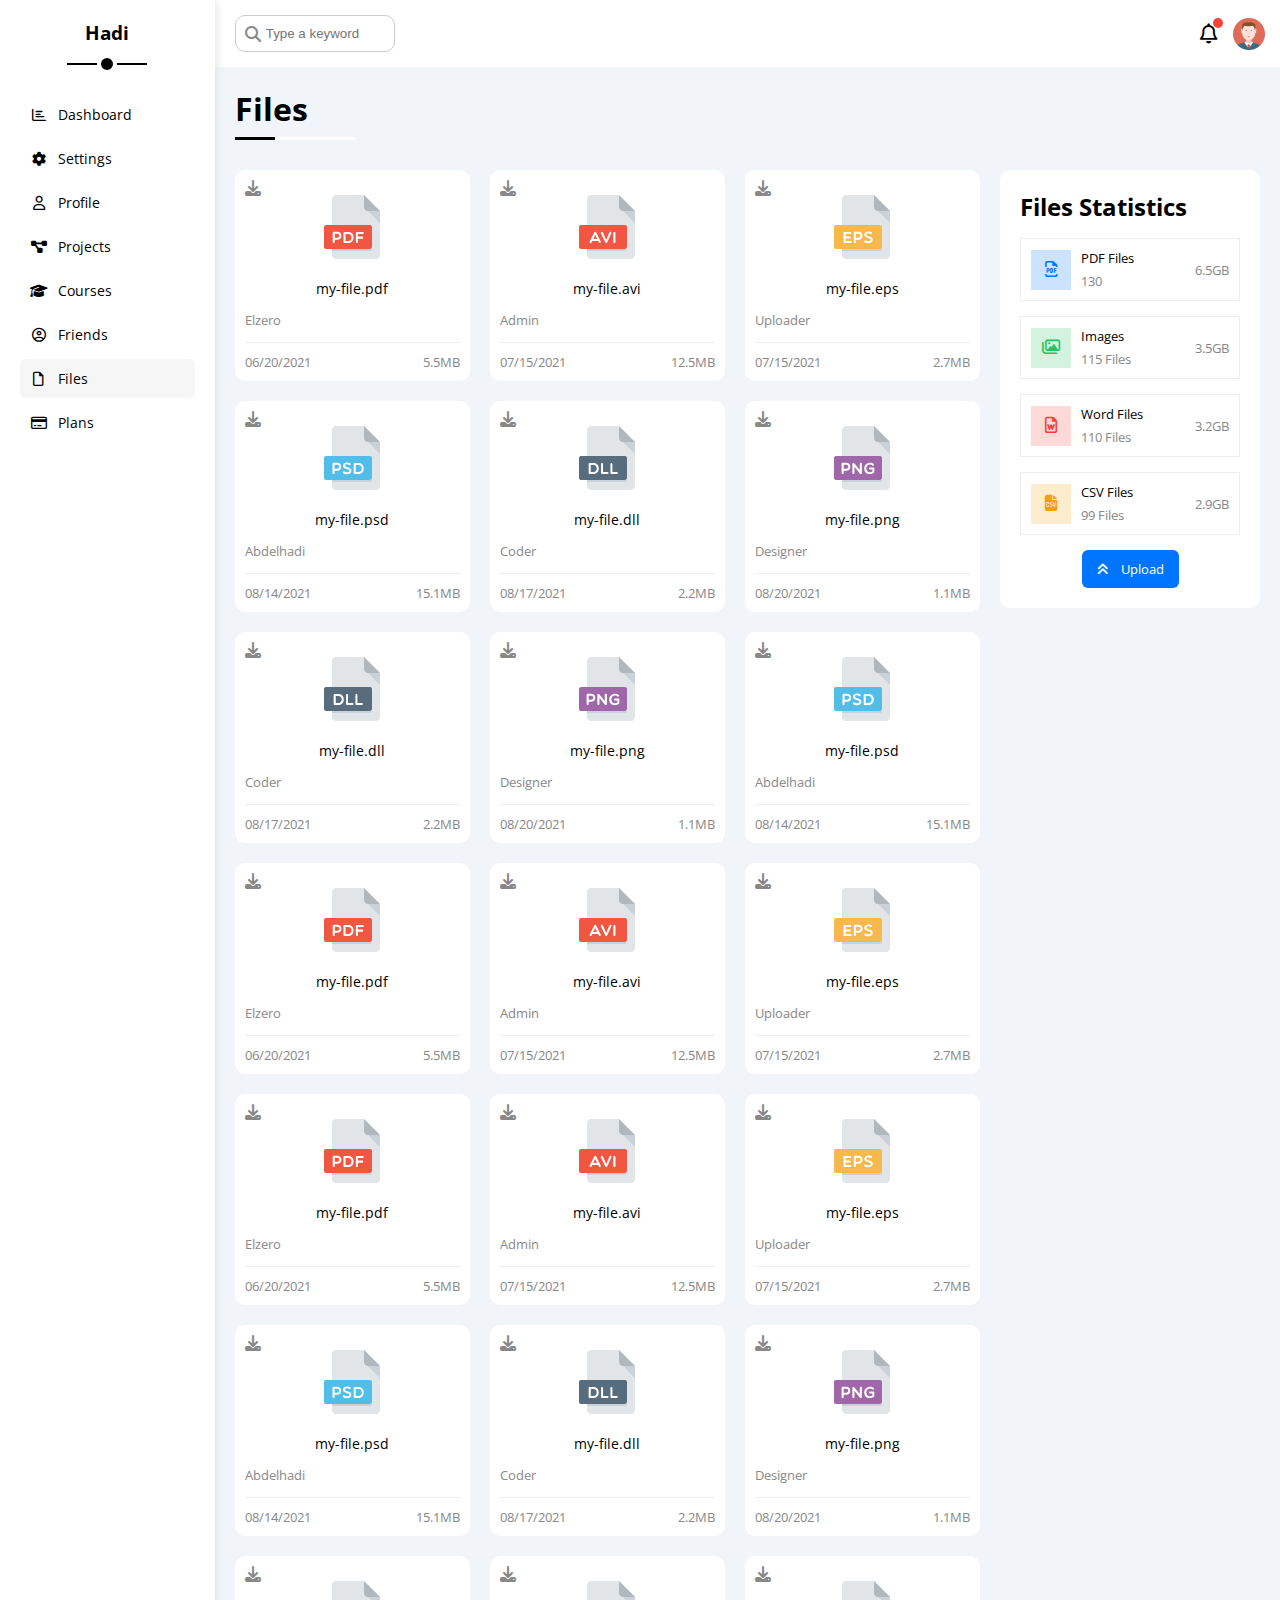
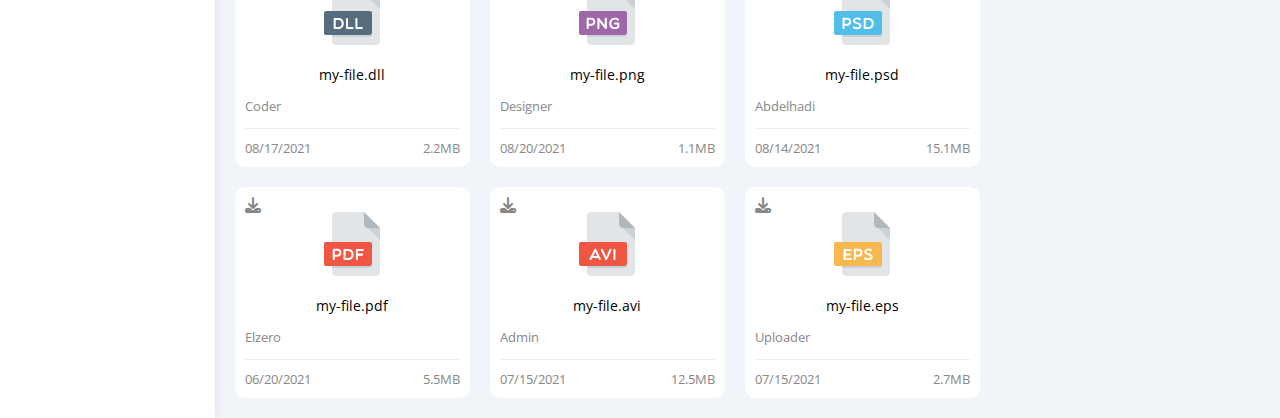
<file: files.html>
<!DOCTYPE html>
<html lang="en">

<head>
    <meta charset="UTF-8">
    <meta http-equiv="X-UA-Compatible" content="IE=edge">
    <meta name="viewport" content="width=device-width, initial-scale=1.0">
    <title>Files</title>
    <link rel="stylesheet" href="css/all.min.css">
    <link rel="stylesheet" href="css/framework.css">
    <link rel="stylesheet" href="css/master.css">
    <!-- Google fonts -->
    <link rel="preconnect" href="https://fonts.googleapis.com">
    <link rel="preconnect" href="https://fonts.gstatic.com" crossorigin>
    <link
        href="https://fonts.googleapis.com/css2?family=Cairo:wght@300;400;700&family=Jomhuria&family=Open+Sans:wght@300;400;500;700&family=Work+Sans:wght@200;300;400;500;600;700;800&display=swap"
        rel="stylesheet">
</head>

<body>
    <div class="page d-flex">
        <div class="sidebar bg-white p-20 p-relative">
            <h3 class="p-relative txt-c mt-0">Hadi</h3>
            <ul>
                <li>
                    <a class="d-flex align-center fs-14 c-black rad-6 p-10" href="index.html">
                        <i class="fa-regular fa-chart-bar fa-fw"></i>
                        <span>Dashboard</span>
                    </a>
                </li>
                <li>
                    <a class="d-flex align-center fs-14 c-black rad-6 p-10" href="settings.html">
                        <i class="fa-solid fa-gear fa-fw"></i>
                        <span>Settings</span>
                    </a>
                </li>
                <li>
                    <a class="d-flex align-center fs-14 c-black rad-6 p-10" href="profile.html">
                        <i class="fa-regular fa-user fa-fw"></i>
                        <span>Profile</span>
                    </a>
                </li>
                <li>
                    <a class="d-flex align-center fs-14 c-black rad-6 p-10" href="projects.html">
                        <i class="fa-solid fa-diagram-project fa-fw"></i>
                        <span>Projects</span>
                    </a>
                </li>
                <li>
                    <a class="d-flex align-center fs-14 c-black rad-6 p-10" href="courses.html">
                        <i class="fa-solid fa-graduation-cap fa-fw"></i>
                        <span>Courses</span>
                    </a>
                </li>
                <li>
                    <a class="d-flex align-center fs-14 c-black rad-6 p-10" href="friends.html">
                        <i class="fa-regular fa-circle-user fa-fw"></i>
                        <span>Friends</span>
                    </a>
                </li>
                <li>
                    <a class="active d-flex align-center fs-14 c-black rad-6 p-10" href="files.html">
                        <i class="fa-regular fa-file fa-fw"></i>
                        <span>Files</span>
                    </a>
                </li>
                <li>
                    <a class="d-flex align-center fs-14 c-black rad-6 p-10" href="plans.html">
                        <i class="fa-regular fa-credit-card fa-fw"></i>
                        <span>Plans</span>
                    </a>
                </li>
            </ul>
        </div>
        <div class="content w-full">
            <!-- start head -->
            <div class="head bg-white p-15 between-flex">
                <div class="search p-relative">
                    <input class="p-10" type="search" placeholder="Type a keyword">
                </div>
                <div class="icons d-flex align-center">
                    <span class="notification p-relative">
                        <i class="fa-regular fa-bell fa-lg"></i>
                    </span>
                    <img src="imgs/avatar.png" alt="">
                </div>
            </div>
            <!-- end head -->
            <h1 class="p-relative">Files</h1>
            <div class="files-page d-flex m-20 gap-20">
                <div class="files-stats p-20 bg-white rad-10">
                    <h2 class="mt-0 mb-15 txt-c-mobile">Files Statistics</h2>
                    <div class="d-flex align-center border-eee p-10 mb-15 fs-13">
                        <i class="fa-regular fa-file-pdf fa-lg blue center-flex c-blue icon"></i>
                        <div class="info">
                            <span>PDF Files</span>
                            <span class="c-gray d-block mt-5">130</span>
                        </div>
                        <div class="size c-gray">6.5GB</div>
                    </div>
                    <div class="d-flex align-center border-eee p-10 mb-15 fs-13">
                        <i class="fa-regular fa-images fa-lg green center-flex c-green icon"></i>
                        <div class="info">
                            <span>Images</span>
                            <span class="c-gray d-block mt-5">115 Files</span>
                        </div>
                        <div class="size c-gray">3.5GB</div>
                    </div>
                    <div class="d-flex align-center border-eee p-10 mb-15 fs-13">
                        <i class="fa-regular fa-file-word fa-lg red center-flex c-red icon"></i>
                        <div class="info">
                            <span>Word Files</span>
                            <span class="c-gray d-block mt-5">110 Files</span>
                        </div>
                        <div class="size c-gray">3.2GB</div>
                    </div>
                    <div class="d-flex align-center border-eee p-10 mb-15 fs-13">
                        <i class="fa-solid fa-file-csv fa-lg orange center-flex c-orange icon"></i>
                        <div class="info">
                            <span>CSV Files</span>
                            <span class="c-gray d-block mt-5">99 Files</span>
                        </div>
                        <div class="size c-gray">2.9GB</div>
                    </div>
                    <a class="upload bg-blue c-white fs-13 rad-6 d-block w-fit" href="#">
                        <i class="fa-solid fa-angles-up mr-10"></i>
                        Upload
                    </a>
                </div>
                <div class="files-content d-grid gap-20">
                    <div class="file bg-white p-10 rad-10">
                        <i class="fa-solid fa-download c-gray p-absolute"></i>
                        <div class="icon txt-c">
                            <img class="mt-15 mb-15" src="imgs/pdf.svg" alt="">
                        </div>
                        <div class="txt-c mb-10 fs-14">my-file.pdf</div>
                        <p class="c-gray fs-13">Elzero</p>
                        <div class="info between-flex mt-10 pt-10 fs-13 c-gray">
                            <span>06/20/2021</span>
                            <span>5.5MB</span>
                        </div>
                    </div>
                    <div class="file bg-white p-10 rad-10">
                        <i class="fa-solid fa-download c-gray p-absolute"></i>
                        <div class="icon txt-c">
                            <img class="mt-15 mb-15" src="imgs/avi.svg" alt="">
                        </div>
                        <div class="txt-c mb-10 fs-14">my-file.avi</div>
                        <p class="c-gray fs-13">Admin</p>
                        <div class="info between-flex mt-10 pt-10 fs-13 c-gray">
                            <span>07/15/2021</span>
                            <span>12.5MB</span>
                        </div>
                    </div>
                    <div class="file bg-white p-10 rad-10">
                        <i class="fa-solid fa-download c-gray p-absolute"></i>
                        <div class="icon txt-c">
                            <img class="mt-15 mb-15" src="imgs/eps.svg" alt="">
                        </div>
                        <div class="txt-c mb-10 fs-14">my-file.eps</div>
                        <p class="c-gray fs-13">Uploader</p>
                        <div class="info between-flex mt-10 pt-10 fs-13 c-gray">
                            <span>07/15/2021</span>
                            <span>2.7MB</span>
                        </div>
                    </div>
                    <div class="file bg-white p-10 rad-10">
                        <i class="fa-solid fa-download c-gray p-absolute"></i>
                        <div class="icon txt-c">
                            <img class="mt-15 mb-15" src="imgs/psd.svg" alt="">
                        </div>
                        <div class="txt-c mb-10 fs-14">my-file.psd</div>
                        <p class="c-gray fs-13">Abdelhadi</p>
                        <div class="info between-flex mt-10 pt-10 fs-13 c-gray">
                            <span>08/14/2021</span>
                            <span>15.1MB</span>
                        </div>
                    </div>
                    <div class="file bg-white p-10 rad-10">
                        <i class="fa-solid fa-download c-gray p-absolute"></i>
                        <div class="icon txt-c">
                            <img class="mt-15 mb-15" src="imgs/dll.svg" alt="">
                        </div>
                        <div class="txt-c mb-10 fs-14">my-file.dll</div>
                        <p class="c-gray fs-13">Coder</p>
                        <div class="info between-flex mt-10 pt-10 fs-13 c-gray">
                            <span>08/17/2021</span>
                            <span>2.2MB</span>
                        </div>
                    </div>
                    <div class="file bg-white p-10 rad-10">
                        <i class="fa-solid fa-download c-gray p-absolute"></i>
                        <div class="icon txt-c">
                            <img class="mt-15 mb-15" src="imgs/png.svg" alt="">
                        </div>
                        <div class="txt-c mb-10 fs-14">my-file.png</div>
                        <p class="c-gray fs-13">Designer</p>
                        <div class="info between-flex mt-10 pt-10 fs-13 c-gray">
                            <span>08/20/2021</span>
                            <span>1.1MB</span>
                        </div>
                    </div>
                    <div class="file bg-white p-10 rad-10">
                        <i class="fa-solid fa-download c-gray p-absolute"></i>
                        <div class="icon txt-c">
                            <img class="mt-15 mb-15" src="imgs/dll.svg" alt="">
                        </div>
                        <div class="txt-c mb-10 fs-14">my-file.dll</div>
                        <p class="c-gray fs-13">Coder</p>
                        <div class="info between-flex mt-10 pt-10 fs-13 c-gray">
                            <span>08/17/2021</span>
                            <span>2.2MB</span>
                        </div>
                    </div>
                    <div class="file bg-white p-10 rad-10">
                        <i class="fa-solid fa-download c-gray p-absolute"></i>
                        <div class="icon txt-c">
                            <img class="mt-15 mb-15" src="imgs/png.svg" alt="">
                        </div>
                        <div class="txt-c mb-10 fs-14">my-file.png</div>
                        <p class="c-gray fs-13">Designer</p>
                        <div class="info between-flex mt-10 pt-10 fs-13 c-gray">
                            <span>08/20/2021</span>
                            <span>1.1MB</span>
                        </div>
                    </div>
                    <div class="file bg-white p-10 rad-10">
                        <i class="fa-solid fa-download c-gray p-absolute"></i>
                        <div class="icon txt-c">
                            <img class="mt-15 mb-15" src="imgs/psd.svg" alt="">
                        </div>
                        <div class="txt-c mb-10 fs-14">my-file.psd</div>
                        <p class="c-gray fs-13">Abdelhadi</p>
                        <div class="info between-flex mt-10 pt-10 fs-13 c-gray">
                            <span>08/14/2021</span>
                            <span>15.1MB</span>
                        </div>
                    </div>
                    <div class="file bg-white p-10 rad-10">
                        <i class="fa-solid fa-download c-gray p-absolute"></i>
                        <div class="icon txt-c">
                            <img class="mt-15 mb-15" src="imgs/pdf.svg" alt="">
                        </div>
                        <div class="txt-c mb-10 fs-14">my-file.pdf</div>
                        <p class="c-gray fs-13">Elzero</p>
                        <div class="info between-flex mt-10 pt-10 fs-13 c-gray">
                            <span>06/20/2021</span>
                            <span>5.5MB</span>
                        </div>
                    </div>
                    <div class="file bg-white p-10 rad-10">
                        <i class="fa-solid fa-download c-gray p-absolute"></i>
                        <div class="icon txt-c">
                            <img class="mt-15 mb-15" src="imgs/avi.svg" alt="">
                        </div>
                        <div class="txt-c mb-10 fs-14">my-file.avi</div>
                        <p class="c-gray fs-13">Admin</p>
                        <div class="info between-flex mt-10 pt-10 fs-13 c-gray">
                            <span>07/15/2021</span>
                            <span>12.5MB</span>
                        </div>
                    </div>
                    <div class="file bg-white p-10 rad-10">
                        <i class="fa-solid fa-download c-gray p-absolute"></i>
                        <div class="icon txt-c">
                            <img class="mt-15 mb-15" src="imgs/eps.svg" alt="">
                        </div>
                        <div class="txt-c mb-10 fs-14">my-file.eps</div>
                        <p class="c-gray fs-13">Uploader</p>
                        <div class="info between-flex mt-10 pt-10 fs-13 c-gray">
                            <span>07/15/2021</span>
                            <span>2.7MB</span>
                        </div>
                    </div>
                    <div class="file bg-white p-10 rad-10">
                        <i class="fa-solid fa-download c-gray p-absolute"></i>
                        <div class="icon txt-c">
                            <img class="mt-15 mb-15" src="imgs/pdf.svg" alt="">
                        </div>
                        <div class="txt-c mb-10 fs-14">my-file.pdf</div>
                        <p class="c-gray fs-13">Elzero</p>
                        <div class="info between-flex mt-10 pt-10 fs-13 c-gray">
                            <span>06/20/2021</span>
                            <span>5.5MB</span>
                        </div>
                    </div>
                    <div class="file bg-white p-10 rad-10">
                        <i class="fa-solid fa-download c-gray p-absolute"></i>
                        <div class="icon txt-c">
                            <img class="mt-15 mb-15" src="imgs/avi.svg" alt="">
                        </div>
                        <div class="txt-c mb-10 fs-14">my-file.avi</div>
                        <p class="c-gray fs-13">Admin</p>
                        <div class="info between-flex mt-10 pt-10 fs-13 c-gray">
                            <span>07/15/2021</span>
                            <span>12.5MB</span>
                        </div>
                    </div>
                    <div class="file bg-white p-10 rad-10">
                        <i class="fa-solid fa-download c-gray p-absolute"></i>
                        <div class="icon txt-c">
                            <img class="mt-15 mb-15" src="imgs/eps.svg" alt="">
                        </div>
                        <div class="txt-c mb-10 fs-14">my-file.eps</div>
                        <p class="c-gray fs-13">Uploader</p>
                        <div class="info between-flex mt-10 pt-10 fs-13 c-gray">
                            <span>07/15/2021</span>
                            <span>2.7MB</span>
                        </div>
                    </div>
                    <div class="file bg-white p-10 rad-10">
                        <i class="fa-solid fa-download c-gray p-absolute"></i>
                        <div class="icon txt-c">
                            <img class="mt-15 mb-15" src="imgs/psd.svg" alt="">
                        </div>
                        <div class="txt-c mb-10 fs-14">my-file.psd</div>
                        <p class="c-gray fs-13">Abdelhadi</p>
                        <div class="info between-flex mt-10 pt-10 fs-13 c-gray">
                            <span>08/14/2021</span>
                            <span>15.1MB</span>
                        </div>
                    </div>
                    <div class="file bg-white p-10 rad-10">
                        <i class="fa-solid fa-download c-gray p-absolute"></i>
                        <div class="icon txt-c">
                            <img class="mt-15 mb-15" src="imgs/dll.svg" alt="">
                        </div>
                        <div class="txt-c mb-10 fs-14">my-file.dll</div>
                        <p class="c-gray fs-13">Coder</p>
                        <div class="info between-flex mt-10 pt-10 fs-13 c-gray">
                            <span>08/17/2021</span>
                            <span>2.2MB</span>
                        </div>
                    </div>
                    <div class="file bg-white p-10 rad-10">
                        <i class="fa-solid fa-download c-gray p-absolute"></i>
                        <div class="icon txt-c">
                            <img class="mt-15 mb-15" src="imgs/png.svg" alt="">
                        </div>
                        <div class="txt-c mb-10 fs-14">my-file.png</div>
                        <p class="c-gray fs-13">Designer</p>
                        <div class="info between-flex mt-10 pt-10 fs-13 c-gray">
                            <span>08/20/2021</span>
                            <span>1.1MB</span>
                        </div>
                    </div>
                    <div class="file bg-white p-10 rad-10">
                        <i class="fa-solid fa-download c-gray p-absolute"></i>
                        <div class="icon txt-c">
                            <img class="mt-15 mb-15" src="imgs/dll.svg" alt="">
                        </div>
                        <div class="txt-c mb-10 fs-14">my-file.dll</div>
                        <p class="c-gray fs-13">Coder</p>
                        <div class="info between-flex mt-10 pt-10 fs-13 c-gray">
                            <span>08/17/2021</span>
                            <span>2.2MB</span>
                        </div>
                    </div>
                    <div class="file bg-white p-10 rad-10">
                        <i class="fa-solid fa-download c-gray p-absolute"></i>
                        <div class="icon txt-c">
                            <img class="mt-15 mb-15" src="imgs/png.svg" alt="">
                        </div>
                        <div class="txt-c mb-10 fs-14">my-file.png</div>
                        <p class="c-gray fs-13">Designer</p>
                        <div class="info between-flex mt-10 pt-10 fs-13 c-gray">
                            <span>08/20/2021</span>
                            <span>1.1MB</span>
                        </div>
                    </div>
                    <div class="file bg-white p-10 rad-10">
                        <i class="fa-solid fa-download c-gray p-absolute"></i>
                        <div class="icon txt-c">
                            <img class="mt-15 mb-15" src="imgs/psd.svg" alt="">
                        </div>
                        <div class="txt-c mb-10 fs-14">my-file.psd</div>
                        <p class="c-gray fs-13">Abdelhadi</p>
                        <div class="info between-flex mt-10 pt-10 fs-13 c-gray">
                            <span>08/14/2021</span>
                            <span>15.1MB</span>
                        </div>
                    </div>
                    <div class="file bg-white p-10 rad-10">
                        <i class="fa-solid fa-download c-gray p-absolute"></i>
                        <div class="icon txt-c">
                            <img class="mt-15 mb-15" src="imgs/pdf.svg" alt="">
                        </div>
                        <div class="txt-c mb-10 fs-14">my-file.pdf</div>
                        <p class="c-gray fs-13">Elzero</p>
                        <div class="info between-flex mt-10 pt-10 fs-13 c-gray">
                            <span>06/20/2021</span>
                            <span>5.5MB</span>
                        </div>
                    </div>
                    <div class="file bg-white p-10 rad-10">
                        <i class="fa-solid fa-download c-gray p-absolute"></i>
                        <div class="icon txt-c">
                            <img class="mt-15 mb-15" src="imgs/avi.svg" alt="">
                        </div>
                        <div class="txt-c mb-10 fs-14">my-file.avi</div>
                        <p class="c-gray fs-13">Admin</p>
                        <div class="info between-flex mt-10 pt-10 fs-13 c-gray">
                            <span>07/15/2021</span>
                            <span>12.5MB</span>
                        </div>
                    </div>
                    <div class="file bg-white p-10 rad-10">
                        <i class="fa-solid fa-download c-gray p-absolute"></i>
                        <div class="icon txt-c">
                            <img class="mt-15 mb-15" src="imgs/eps.svg" alt="">
                        </div>
                        <div class="txt-c mb-10 fs-14">my-file.eps</div>
                        <p class="c-gray fs-13">Uploader</p>
                        <div class="info between-flex mt-10 pt-10 fs-13 c-gray">
                            <span>07/15/2021</span>
                            <span>2.7MB</span>
                        </div>
                    </div>
                </div>
            </div>
        </div>
    </div>
</body>

</html>
</file>
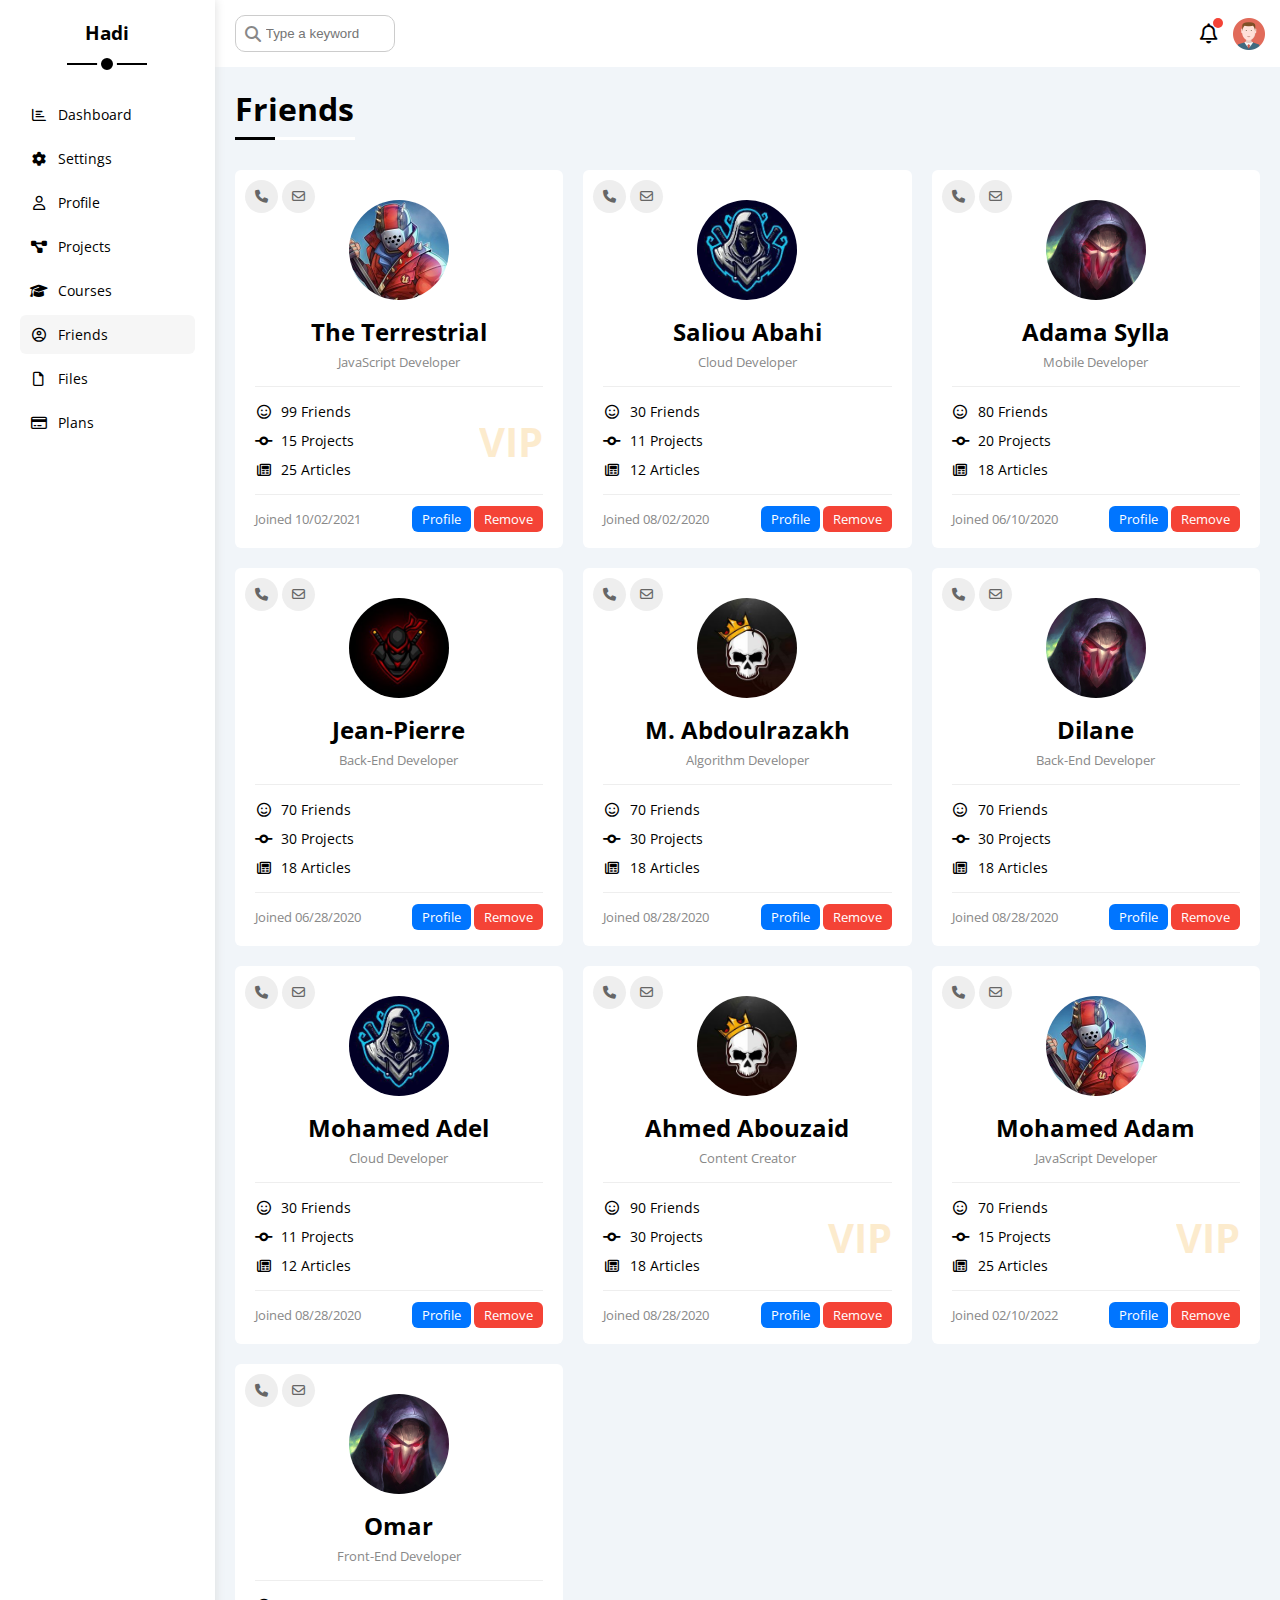
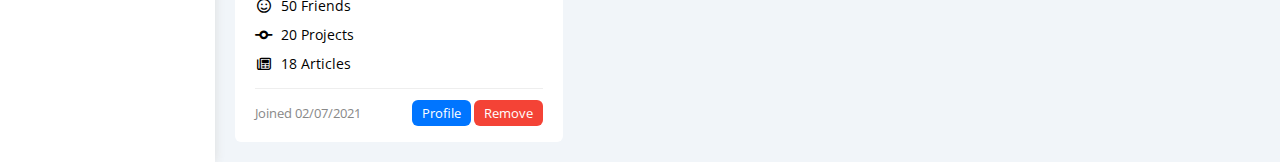
<file: friends.html>
<!DOCTYPE html>
<html lang="en">

<head>
    <meta charset="UTF-8">
    <meta http-equiv="X-UA-Compatible" content="IE=edge">
    <meta name="viewport" content="width=device-width, initial-scale=1.0">
    <title>Freinds</title>
    <link rel="stylesheet" href="css/all.min.css">
    <link rel="stylesheet" href="css/framework.css">
    <link rel="stylesheet" href="css/master.css">
    <!-- Google fonts -->
    <link rel="preconnect" href="https://fonts.googleapis.com">
    <link rel="preconnect" href="https://fonts.gstatic.com" crossorigin>
    <link
        href="https://fonts.googleapis.com/css2?family=Cairo:wght@300;400;700&family=Jomhuria&family=Open+Sans:wght@300;400;500;700&family=Work+Sans:wght@200;300;400;500;600;700;800&display=swap"
        rel="stylesheet">
</head>

<body>
    <div class="page d-flex">
        <div class="sidebar bg-white p-20 p-relative">
            <h3 class="p-relative txt-c mt-0">Hadi</h3>
            <ul>
                <li>
                    <a class="d-flex align-center fs-14 c-black rad-6 p-10" href="index.html">
                        <i class="fa-regular fa-chart-bar fa-fw"></i>
                        <span>Dashboard</span>
                    </a>
                </li>
                <li>
                    <a class="d-flex align-center fs-14 c-black rad-6 p-10" href="settings.html">
                        <i class="fa-solid fa-gear fa-fw"></i>
                        <span>Settings</span>
                    </a>
                </li>
                <li>
                    <a class="d-flex align-center fs-14 c-black rad-6 p-10" href="profile.html">
                        <i class="fa-regular fa-user fa-fw"></i>
                        <span>Profile</span>
                    </a>
                </li>
                <li>
                    <a class="d-flex align-center fs-14 c-black rad-6 p-10" href="projects.html">
                        <i class="fa-solid fa-diagram-project fa-fw"></i>
                        <span>Projects</span>
                    </a>
                </li>
                <li>
                    <a class="d-flex align-center fs-14 c-black rad-6 p-10" href="courses.html">
                        <i class="fa-solid fa-graduation-cap fa-fw"></i>
                        <span>Courses</span>
                    </a>
                </li>
                <li>
                    <a class="active d-flex align-center fs-14 c-black rad-6 p-10" href="friends.html">
                        <i class="fa-regular fa-circle-user fa-fw"></i>
                        <span>Friends</span>
                    </a>
                </li>
                <li>
                    <a class="d-flex align-center fs-14 c-black rad-6 p-10" href="files.html">
                        <i class="fa-regular fa-file fa-fw"></i>
                        <span>Files</span>
                    </a>
                </li>
                <li>
                    <a class="d-flex align-center fs-14 c-black rad-6 p-10" href="plans.html">
                        <i class="fa-regular fa-credit-card fa-fw"></i>
                        <span>Plans</span>
                    </a>
                </li>
            </ul>
        </div>
        <div class="content w-full">
            <!-- start head -->
            <div class="head bg-white p-15 between-flex">
                <div class="search p-relative">
                    <input class="p-10" type="search" placeholder="Type a keyword">
                </div>
                <div class="icons d-flex align-center">
                    <span class="notification p-relative">
                        <i class="fa-regular fa-bell fa-lg"></i>
                    </span>
                    <img src="imgs/avatar.png" alt="">
                </div>
            </div>
            <!-- end head -->
            <h1 class="p-relative">Friends</h1>
            <div class="friends-page d-grid m-20 gap-20">
                <div class="friend bg-white rad-6 p-20 p-relative">
                    <div class="contact">
                        <i class="fa-solid fa-phone"></i>
                        <i class="fa-regular fa-envelope"></i>
                    </div>
                    <div class="txt-c">
                        <img class="rad-half mt-10 mb-10 w-100 h-100" src="imgs/friend-01.jpg" alt="">
                        <h2 class="m-0">The Terrestrial</h2>
                        <p class="c-gray fs-13 mt-5 mb-0">JavaScript Developer</p>
                    </div>
                    <div class="icons fs-14 p-relative">
                        <div class="mb-10">
                            <i class="fa-regular fa-face-smile fa-fw"></i>
                            <span>99 Friends</span>
                        </div>
                        <div class="mb-10">
                            <i class="fa-solid fa-code-commit fa-fw"></i>
                            <span>15 Projects</span>
                        </div>
                        <div>
                            <i class="fa-regular fa-newspaper fa-fw"></i>
                            <span>25 Articles</span>
                        </div>
                        <span class="vip fw-bold c-orange">VIP</span>
                    </div>
                    <div class="info between-flex fs-13">
                        <span class="c-gray">Joined 10/02/2021</span>
                        <div>
                            <a class="bg-blue c-white btn-shape" href="profile.html">Profile</a>
                            <a class="bg-red c-white btn-shape" href="#">Remove</a>
                        </div>
                    </div>
                </div>
                <div class="friend bg-white rad-6 p-20 p-relative">
                    <div class="contact">
                        <i class="fa-solid fa-phone"></i>
                        <i class="fa-regular fa-envelope"></i>
                    </div>
                    <div class="txt-c">
                        <img class="rad-half mt-10 mb-10 w-100 h-100" src="imgs/friend-02.jpg" alt="">
                        <h2 class="m-0">Saliou Abahi</h2>
                        <p class="c-gray fs-13 mt-5 mb-0">Cloud Developer</p>
                    </div>
                    <div class="icons fs-14 p-relative">
                        <div class="mb-10">
                            <i class="fa-regular fa-face-smile fa-fw"></i>
                            <span>30 Friends</span>
                        </div>
                        <div class="mb-10">
                            <i class="fa-solid fa-code-commit fa-fw"></i>
                            <span>11 Projects</span>
                        </div>
                        <div>
                            <i class="fa-regular fa-newspaper fa-fw"></i>
                            <span>12 Articles</span>
                        </div>
                    </div>
                    <div class="info between-flex fs-13">
                        <span class="c-gray">Joined 08/02/2020</span>
                        <div>
                            <a class="bg-blue c-white btn-shape" href="profile.html">Profile</a>
                            <a class="bg-red c-white btn-shape" href="#">Remove</a>
                        </div>
                    </div>
                </div>
                <div class="friend bg-white rad-6 p-20 p-relative">
                    <div class="contact">
                        <i class="fa-solid fa-phone"></i>
                        <i class="fa-regular fa-envelope"></i>
                    </div>
                    <div class="txt-c">
                        <img class="rad-half mt-10 mb-10 w-100 h-100" src="imgs/friend-03.jpg" alt="">
                        <h2 class="m-0">Adama Sylla</h2>
                        <p class="c-gray fs-13 mt-5 mb-0">Mobile Developer</p>
                    </div>
                    <div class="icons fs-14 p-relative">
                        <div class="mb-10">
                            <i class="fa-regular fa-face-smile fa-fw"></i>
                            <span>80 Friends</span>
                        </div>
                        <div class="mb-10">
                            <i class="fa-solid fa-code-commit fa-fw"></i>
                            <span>20 Projects</span>
                        </div>
                        <div>
                            <i class="fa-regular fa-newspaper fa-fw"></i>
                            <span>18 Articles</span>
                        </div>
                    </div>
                    <div class="info between-flex fs-13">
                        <span class="c-gray">Joined 06/10/2020</span>
                        <div>
                            <a class="bg-blue c-white btn-shape" href="profile.html">Profile</a>
                            <a class="bg-red c-white btn-shape" href="#">Remove</a>
                        </div>
                    </div>
                </div>
                <div class="friend bg-white rad-6 p-20 p-relative">
                    <div class="contact">
                        <i class="fa-solid fa-phone"></i>
                        <i class="fa-regular fa-envelope"></i>
                    </div>
                    <div class="txt-c">
                        <img class="rad-half mt-10 mb-10 w-100 h-100" src="imgs/friend-04.jpg" alt="">
                        <h2 class="m-0">Jean-Pierre</h2>
                        <p class="c-gray fs-13 mt-5 mb-0">Back-End Developer</p>
                    </div>
                    <div class="icons fs-14 p-relative">
                        <div class="mb-10">
                            <i class="fa-regular fa-face-smile fa-fw"></i>
                            <span>70 Friends</span>
                        </div>
                        <div class="mb-10">
                            <i class="fa-solid fa-code-commit fa-fw"></i>
                            <span>30 Projects</span>
                        </div>
                        <div>
                            <i class="fa-regular fa-newspaper fa-fw"></i>
                            <span>18 Articles</span>
                        </div>
                    </div>
                    <div class="info between-flex fs-13">
                        <span class="c-gray">Joined 06/28/2020</span>
                        <div>
                            <a class="bg-blue c-white btn-shape" href="profile.html">Profile</a>
                            <a class="bg-red c-white btn-shape" href="#">Remove</a>
                        </div>
                    </div>
                </div>
                <div class="friend bg-white rad-6 p-20 p-relative">
                    <div class="contact">
                        <i class="fa-solid fa-phone"></i>
                        <i class="fa-regular fa-envelope"></i>
                    </div>
                    <div class="txt-c">
                        <img class="rad-half mt-10 mb-10 w-100 h-100" src="imgs/friend-05.jpg" alt="">
                        <h2 class="m-0">M. Abdoulrazakh</h2>
                        <p class="c-gray fs-13 mt-5 mb-0">Algorithm Developer</p>
                    </div>
                    <div class="icons fs-14 p-relative">
                        <div class="mb-10">
                            <i class="fa-regular fa-face-smile fa-fw"></i>
                            <span>70 Friends</span>
                        </div>
                        <div class="mb-10">
                            <i class="fa-solid fa-code-commit fa-fw"></i>
                            <span>30 Projects</span>
                        </div>
                        <div>
                            <i class="fa-regular fa-newspaper fa-fw"></i>
                            <span>18 Articles</span>
                        </div>
                    </div>
                    <div class="info between-flex fs-13">
                        <span class="c-gray">Joined 08/28/2020</span>
                        <div>
                            <a class="bg-blue c-white btn-shape" href="profile.html">Profile</a>
                            <a class="bg-red c-white btn-shape" href="#">Remove</a>
                        </div>
                    </div>
                </div>
                <div class="friend bg-white rad-6 p-20 p-relative">
                    <div class="contact">
                        <i class="fa-solid fa-phone"></i>
                        <i class="fa-regular fa-envelope"></i>
                    </div>
                    <div class="txt-c">
                        <img class="rad-half mt-10 mb-10 w-100 h-100" src="imgs/friend-03.jpg" alt="">
                        <h2 class="m-0">Dilane</h2>
                        <p class="c-gray fs-13 mt-5 mb-0">Back-End Developer</p>
                    </div>
                    <div class="icons fs-14 p-relative">
                        <div class="mb-10">
                            <i class="fa-regular fa-face-smile fa-fw"></i>
                            <span>70 Friends</span>
                        </div>
                        <div class="mb-10">
                            <i class="fa-solid fa-code-commit fa-fw"></i>
                            <span>30 Projects</span>
                        </div>
                        <div>
                            <i class="fa-regular fa-newspaper fa-fw"></i>
                            <span>18 Articles</span>
                        </div>
                    </div>
                    <div class="info between-flex fs-13">
                        <span class="c-gray">Joined 08/28/2020</span>
                        <div>
                            <a class="bg-blue c-white btn-shape" href="profile.html">Profile</a>
                            <a class="bg-red c-white btn-shape" href="#">Remove</a>
                        </div>
                    </div>
                </div>
                <div class="friend bg-white rad-6 p-20 p-relative">
                    <div class="contact">
                        <i class="fa-solid fa-phone"></i>
                        <i class="fa-regular fa-envelope"></i>
                    </div>
                    <div class="txt-c">
                        <img class="rad-half mt-10 mb-10 w-100 h-100" src="imgs/friend-02.jpg" alt="">
                        <h2 class="m-0">Mohamed Adel</h2>
                        <p class="c-gray fs-13 mt-5 mb-0">Cloud Developer</p>
                    </div>
                    <div class="icons fs-14 p-relative">
                        <div class="mb-10">
                            <i class="fa-regular fa-face-smile fa-fw"></i>
                            <span>30 Friends</span>
                        </div>
                        <div class="mb-10">
                            <i class="fa-solid fa-code-commit fa-fw"></i>
                            <span>11 Projects</span>
                        </div>
                        <div>
                            <i class="fa-regular fa-newspaper fa-fw"></i>
                            <span>12 Articles</span>
                        </div>
                    </div>
                    <div class="info between-flex fs-13">
                        <span class="c-gray">Joined 08/28/2020</span>
                        <div>
                            <a class="bg-blue c-white btn-shape" href="profile.html">Profile</a>
                            <a class="bg-red c-white btn-shape" href="#">Remove</a>
                        </div>
                    </div>
                </div>
                <div class="friend bg-white rad-6 p-20 p-relative">
                    <div class="contact">
                        <i class="fa-solid fa-phone"></i>
                        <i class="fa-regular fa-envelope"></i>
                    </div>
                    <div class="txt-c">
                        <img class="rad-half mt-10 mb-10 w-100 h-100" src="imgs/friend-05.jpg" alt="">
                        <h2 class="m-0">Ahmed Abouzaid</h2>
                        <p class="c-gray fs-13 mt-5 mb-0">Content Creator</p>
                    </div>
                    <div class="icons fs-14 p-relative">
                        <div class="mb-10">
                            <i class="fa-regular fa-face-smile fa-fw"></i>
                            <span>90 Friends</span>
                        </div>
                        <div class="mb-10">
                            <i class="fa-solid fa-code-commit fa-fw"></i>
                            <span>30 Projects</span>
                        </div>
                        <div>
                            <i class="fa-regular fa-newspaper fa-fw"></i>
                            <span>18 Articles</span>
                        </div>
                        <span class="vip fw-bold c-orange">VIP</span>
                    </div>
                    <div class="info between-flex fs-13">
                        <span class="c-gray">Joined 08/28/2020</span>
                        <div>
                            <a class="bg-blue c-white btn-shape" href="profile.html">Profile</a>
                            <a class="bg-red c-white btn-shape" href="#">Remove</a>
                        </div>
                    </div>
                </div>
                <div class="friend bg-white rad-6 p-20 p-relative">
                    <div class="contact">
                        <i class="fa-solid fa-phone"></i>
                        <i class="fa-regular fa-envelope"></i>
                    </div>
                    <div class="txt-c">
                        <img class="rad-half mt-10 mb-10 w-100 h-100" src="imgs/friend-01.jpg" alt="">
                        <h2 class="m-0">Mohamed Adam</h2>
                        <p class="c-gray fs-13 mt-5 mb-0">JavaScript Developer</p>
                    </div>
                    <div class="icons fs-14 p-relative">
                        <div class="mb-10">
                            <i class="fa-regular fa-face-smile fa-fw"></i>
                            <span>70 Friends</span>
                        </div>
                        <div class="mb-10">
                            <i class="fa-solid fa-code-commit fa-fw"></i>
                            <span>15 Projects</span>
                        </div>
                        <div>
                            <i class="fa-regular fa-newspaper fa-fw"></i>
                            <span>25 Articles</span>
                        </div>
                        <span class="vip fw-bold c-orange">VIP</span>
                    </div>
                    <div class="info between-flex fs-13">
                        <span class="c-gray">Joined 02/10/2022</span>
                        <div>
                            <a class="bg-blue c-white btn-shape" href="profile.html">Profile</a>
                            <a class="bg-red c-white btn-shape" href="#">Remove</a>
                        </div>
                    </div>
                </div>
                <div class="friend bg-white rad-6 p-20 p-relative">
                    <div class="contact">
                        <i class="fa-solid fa-phone"></i>
                        <i class="fa-regular fa-envelope"></i>
                    </div>
                    <div class="txt-c">
                        <img class="rad-half mt-10 mb-10 w-100 h-100" src="imgs/friend-03.jpg" alt="">
                        <h2 class="m-0">Omar</h2>
                        <p class="c-gray fs-13 mt-5 mb-0">Front-End Developer</p>
                    </div>
                    <div class="icons fs-14 p-relative">
                        <div class="mb-10">
                            <i class="fa-regular fa-face-smile fa-fw"></i>
                            <span>50 Friends</span>
                        </div>
                        <div class="mb-10">
                            <i class="fa-solid fa-code-commit fa-fw"></i>
                            <span>20 Projects</span>
                        </div>
                        <div>
                            <i class="fa-regular fa-newspaper fa-fw"></i>
                            <span>18 Articles</span>
                        </div>
                    </div>
                    <div class="info between-flex fs-13">
                        <span class="c-gray">Joined 02/07/2021</span>
                        <div>
                            <a class="bg-blue c-white btn-shape" href="profile.html">Profile</a>
                            <a class="bg-red c-white btn-shape" href="#">Remove</a>
                        </div>
                    </div>
                </div>
            </div>
        </div>
    </div>
</body>

</html>
</file>
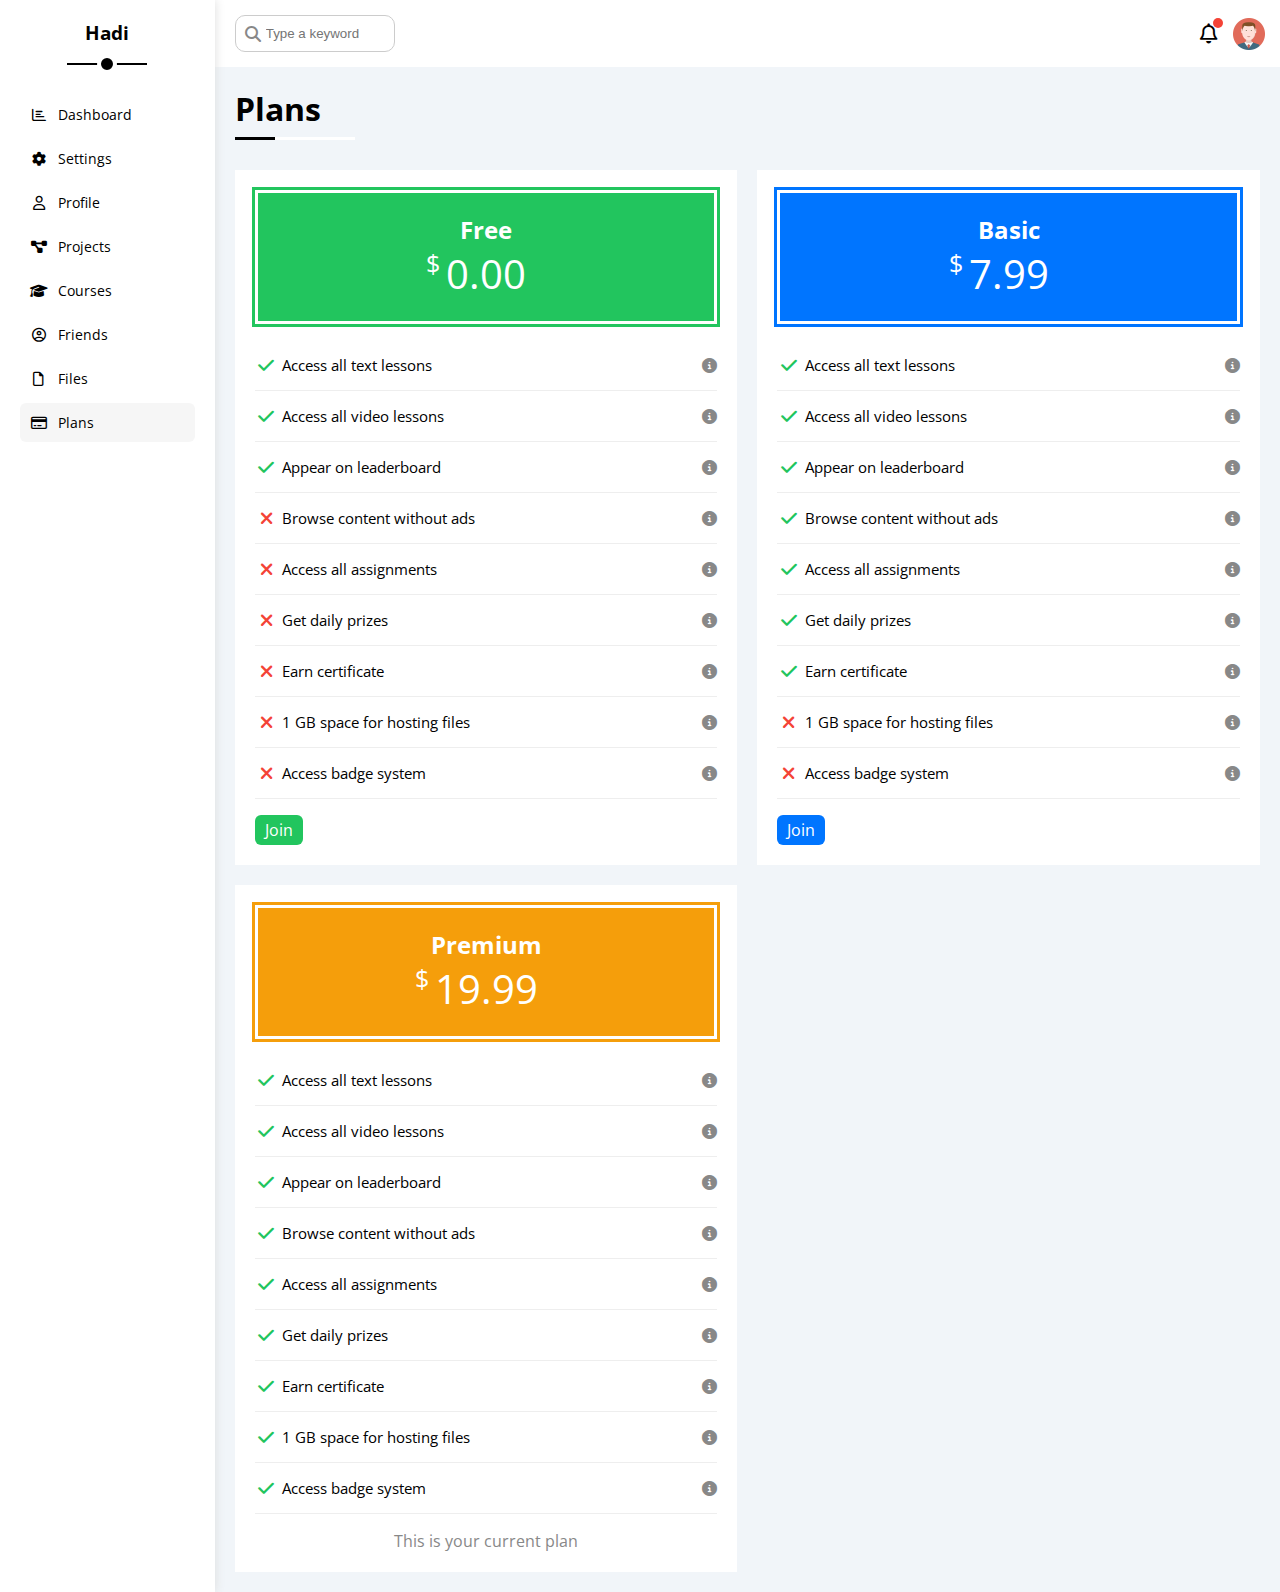
<file: plans.html>
<!DOCTYPE html>
<html lang="en">

<head>
    <meta charset="UTF-8">
    <meta http-equiv="X-UA-Compatible" content="IE=edge">
    <meta name="viewport" content="width=device-width, initial-scale=1.0">
    <title>Plans</title>
    <link rel="stylesheet" href="css/all.min.css">
    <link rel="stylesheet" href="css/framework.css">
    <link rel="stylesheet" href="css/master.css">
    <!-- Google fonts -->
    <link rel="preconnect" href="https://fonts.googleapis.com">
    <link rel="preconnect" href="https://fonts.gstatic.com" crossorigin>
    <link
        href="https://fonts.googleapis.com/css2?family=Cairo:wght@300;400;700&family=Jomhuria&family=Open+Sans:wght@300;400;500;700&family=Work+Sans:wght@200;300;400;500;600;700;800&display=swap"
        rel="stylesheet">
</head>

<body>
    <div class="page d-flex">
        <div class="sidebar bg-white p-20 p-relative">
            <h3 class="p-relative txt-c mt-0">Hadi</h3>
            <ul>
                <li>
                    <a class="d-flex align-center fs-14 c-black rad-6 p-10" href="index.html">
                        <i class="fa-regular fa-chart-bar fa-fw"></i>
                        <span>Dashboard</span>
                    </a>
                </li>
                <li>
                    <a class="d-flex align-center fs-14 c-black rad-6 p-10" href="settings.html">
                        <i class="fa-solid fa-gear fa-fw"></i>
                        <span>Settings</span>
                    </a>
                </li>
                <li>
                    <a class="d-flex align-center fs-14 c-black rad-6 p-10" href="profile.html">
                        <i class="fa-regular fa-user fa-fw"></i>
                        <span>Profile</span>
                    </a>
                </li>
                <li>
                    <a class="d-flex align-center fs-14 c-black rad-6 p-10" href="projects.html">
                        <i class="fa-solid fa-diagram-project fa-fw"></i>
                        <span>Projects</span>
                    </a>
                </li>
                <li>
                    <a class="d-flex align-center fs-14 c-black rad-6 p-10" href="courses.html">
                        <i class="fa-solid fa-graduation-cap fa-fw"></i>
                        <span>Courses</span>
                    </a>
                </li>
                <li>
                    <a class="d-flex align-center fs-14 c-black rad-6 p-10" href="friends.html">
                        <i class="fa-regular fa-circle-user fa-fw"></i>
                        <span>Friends</span>
                    </a>
                </li>
                <li>
                    <a class="d-flex align-center fs-14 c-black rad-6 p-10" href="files.html">
                        <i class="fa-regular fa-file fa-fw"></i>
                        <span>Files</span>
                    </a>
                </li>
                <li>
                    <a class="active d-flex align-center fs-14 c-black rad-6 p-10" href="plans.html">
                        <i class="fa-regular fa-credit-card fa-fw"></i>
                        <span>Plans</span>
                    </a>
                </li>
            </ul>
        </div>
        <div class="content w-full">
            <!-- start head -->
            <div class="head bg-white p-15 between-flex">
                <div class="search p-relative">
                    <input class="p-10" type="search" placeholder="Type a keyword">
                </div>
                <div class="icons d-flex align-center">
                    <span class="notification p-relative">
                        <i class="fa-regular fa-bell fa-lg"></i>
                    </span>
                    <img src="imgs/avatar.png" alt="">
                </div>
            </div>
            <!-- end head -->
            <h1 class="p-relative">Plans</h1>
            <div class="plans-page d-grid m-20 gap-20">
                <div class="plan green bg-white p-20">
                    <div class="top bg-green txt-c p-20">
                        <h2 class="m-0 c-white">Free</h2>
                        <div class="price c-white"><span>$</span>0.00</div>
                    </div>
                    <ul>
                        <li>
                            <i class="fa-solid fa-check fa-fw yes"></i>
                            <span>Access all text lessons</span>
                            <i class="fa-solid fa-circle-info help"></i>
                        </li>
                        <li>
                            <i class="fa-solid fa-check fa-fw yes"></i>
                            <span>Access all video lessons</span>
                            <i class="fa-solid fa-circle-info help"></i>
                        </li>
                        <li>
                            <i class="fa-solid fa-check fa-fw yes"></i>
                            <span>Appear on leaderboard</span>
                            <i class="fa-solid fa-circle-info help"></i>
                        </li>
                        <li>
                            <i class="fa-solid fa-xmark fa-fw"></i>
                            <span>Browse content without ads</span>
                            <i class="fa-solid fa-circle-info help"></i>
                        </li>
                        <li>
                            <i class="fa-solid fa-xmark fa-fw"></i>
                            <span>Access all assignments</span>
                            <i class="fa-solid fa-circle-info help"></i>
                        </li>
                        <li>
                            <i class="fa-solid fa-xmark fa-fw"></i>
                            <span>Get daily prizes</span>
                            <i class="fa-solid fa-circle-info help"></i>
                        </li>
                        <li>
                            <i class="fa-solid fa-xmark fa-fw"></i>
                            <span>Earn certificate</span>
                            <i class="fa-solid fa-circle-info help"></i>
                        </li>
                        <li>
                            <i class="fa-solid fa-xmark fa-fw"></i>
                            <span>1 GB space for hosting files</span>
                            <i class="fa-solid fa-circle-info help"></i>
                        </li>
                        <li>
                            <i class="fa-solid fa-xmark fa-fw"></i>
                            <span>Access badge system</span>
                            <i class="fa-solid fa-circle-info help"></i>
                        </li>
                    </ul>
                    <a href="#" class="btn-shape bg-green c-white d-block w-fit">Join</a>
                </div>
                <div class="plan blue bg-white p-20">
                    <div class="top bg-blue txt-c p-20">
                        <h2 class="m-0 c-white">Basic</h2>
                        <div class="price c-white"><span>$</span>7.99</div>
                    </div>
                    <ul>
                        <li>
                            <i class="fa-solid fa-check fa-fw yes"></i>
                            <span>Access all text lessons</span>
                            <i class="fa-solid fa-circle-info help"></i>
                        </li>
                        <li>
                            <i class="fa-solid fa-check fa-fw yes"></i>
                            <span>Access all video lessons</span>
                            <i class="fa-solid fa-circle-info help"></i>
                        </li>
                        <li>
                            <i class="fa-solid fa-check fa-fw yes"></i>
                            <span>Appear on leaderboard</span>
                            <i class="fa-solid fa-circle-info help"></i>
                        </li>
                        <li>
                            <i class="fa-solid fa-check fa-fw yes"></i>
                            <span>Browse content without ads</span>
                            <i class="fa-solid fa-circle-info help"></i>
                        </li>
                        <li>
                            <i class="fa-solid fa-check fa-fw yes"></i>
                            <span>Access all assignments</span>
                            <i class="fa-solid fa-circle-info help"></i>
                        </li>
                        <li>
                            <i class="fa-solid fa-check fa-fw yes"></i>
                            <span>Get daily prizes</span>
                            <i class="fa-solid fa-circle-info help"></i>
                        </li>
                        <li>
                            <i class="fa-solid fa-check fa-fw yes"></i>
                            <span>Earn certificate</span>
                            <i class="fa-solid fa-circle-info help"></i>
                        </li>
                        <li>
                            <i class="fa-solid fa-xmark fa-fw"></i>
                            <span>1 GB space for hosting files</span>
                            <i class="fa-solid fa-circle-info help"></i>
                        </li>
                        <li>
                            <i class="fa-solid fa-xmark fa-fw"></i>
                            <span>Access badge system</span>
                            <i class="fa-solid fa-circle-info help"></i>
                        </li>
                    </ul>
                    <a href="#" class="btn-shape bg-blue c-white d-block w-fit">Join</a>
                </div>
                <div class="plan orange bg-white p-20">
                    <div class="top bg-orange txt-c p-20">
                        <h2 class="m-0 c-white">Premium</h2>
                        <div class="price c-white"><span>$</span>19.99</div>
                    </div>
                    <ul>
                        <li>
                            <i class="fa-solid fa-check fa-fw yes"></i>
                            <span>Access all text lessons</span>
                            <i class="fa-solid fa-circle-info help"></i>
                        </li>
                        <li>
                            <i class="fa-solid fa-check fa-fw yes"></i>
                            <span>Access all video lessons</span>
                            <i class="fa-solid fa-circle-info help"></i>
                        </li>
                        <li>
                            <i class="fa-solid fa-check fa-fw yes"></i>
                            <span>Appear on leaderboard</span>
                            <i class="fa-solid fa-circle-info help"></i>
                        </li>
                        <li>
                            <i class="fa-solid fa-check fa-fw yes"></i>
                            <span>Browse content without ads</span>
                            <i class="fa-solid fa-circle-info help"></i>
                        </li>
                        <li>
                            <i class="fa-solid fa-check fa-fw yes"></i>
                            <span>Access all assignments</span>
                            <i class="fa-solid fa-circle-info help"></i>
                        </li>
                        <li>
                            <i class="fa-solid fa-check fa-fw yes"></i>
                            <span>Get daily prizes</span>
                            <i class="fa-solid fa-circle-info help"></i>
                        </li>
                        <li>
                            <i class="fa-solid fa-check fa-fw yes"></i>
                            <span>Earn certificate</span>
                            <i class="fa-solid fa-circle-info help"></i>
                        </li>
                        <li>
                            <i class="fa-solid fa-check fa-fw yes"></i>
                            <span>1 GB space for hosting files</span>
                            <i class="fa-solid fa-circle-info help"></i>
                        </li>
                        <li>
                            <i class="fa-solid fa-check fa-fw yes"></i>
                            <span>Access badge system</span>
                            <i class="fa-solid fa-circle-info help"></i>
                        </li>
                    </ul>
                    <p class="c-gray m-0 txt-c">This is your current plan</p>
                </div>
            </div>
        </div>
</body>

</html>
</file>
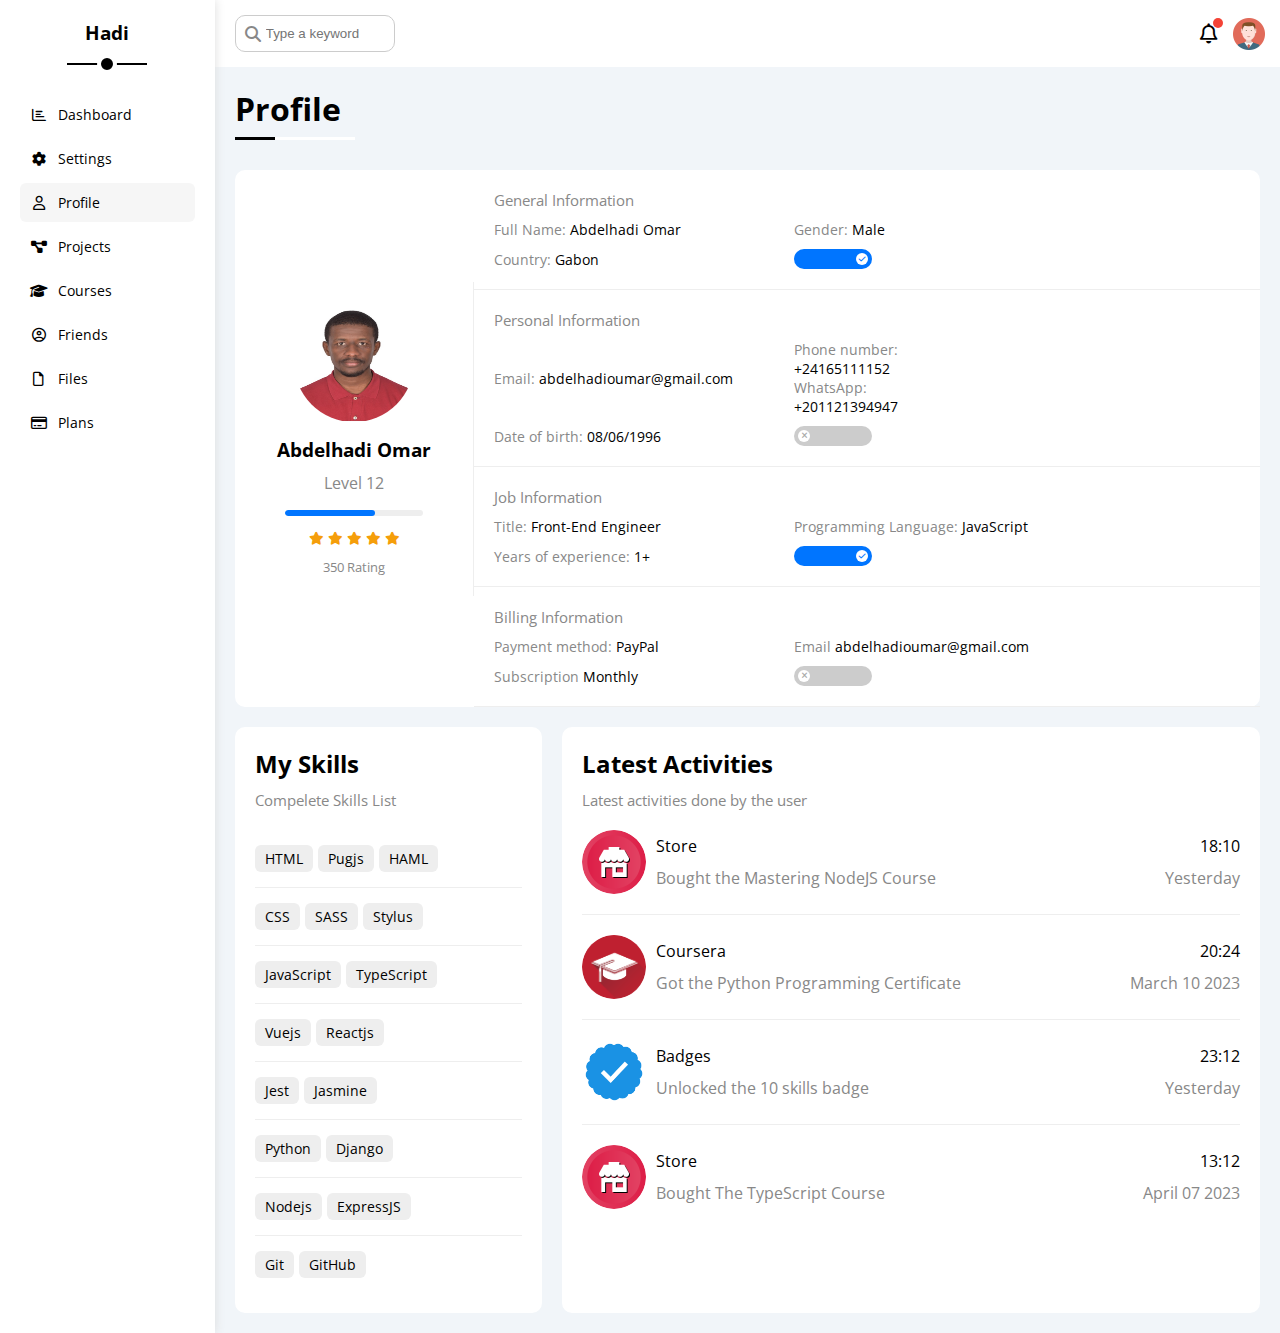
<file: profile.html>
<!DOCTYPE html>
<html lang="en">

<head>
    <meta charset="UTF-8">
    <meta http-equiv="X-UA-Compatible" content="IE=edge">
    <meta name="viewport" content="width=device-width, initial-scale=1.0">
    <title>Profile</title>
    <link rel="stylesheet" href="css/all.min.css">
    <link rel="stylesheet" href="css/framework.css">
    <link rel="stylesheet" href="css/master.css">
    <!-- Google fonts -->
    <link rel="preconnect" href="https://fonts.googleapis.com">
    <link rel="preconnect" href="https://fonts.gstatic.com" crossorigin>
    <link
        href="https://fonts.googleapis.com/css2?family=Cairo:wght@300;400;700&family=Jomhuria&family=Open+Sans:wght@300;400;500;700&family=Work+Sans:wght@200;300;400;500;600;700;800&display=swap"
        rel="stylesheet">
</head>

<body>
    <div class="page d-flex">
        <div class="sidebar bg-white p-20 p-relative">
            <h3 class="p-relative txt-c mt-0">Hadi</h3>
            <ul>
                <li>
                    <a class="d-flex align-center fs-14 c-black rad-6 p-10" href="index.html">
                        <i class="fa-regular fa-chart-bar fa-fw"></i>
                        <span>Dashboard</span>
                    </a>
                </li>
                <li>
                    <a class="d-flex align-center fs-14 c-black rad-6 p-10" href="settings.html">
                        <i class="fa-solid fa-gear fa-fw"></i>
                        <span>Settings</span>
                    </a>
                </li>
                <li>
                    <a class="active d-flex align-center fs-14 c-black rad-6 p-10" href="profile.html">
                        <i class="fa-regular fa-user fa-fw"></i>
                        <span>Profile</span>
                    </a>
                </li>
                <li>
                    <a class="d-flex align-center fs-14 c-black rad-6 p-10" href="projects.html">
                        <i class="fa-solid fa-diagram-project fa-fw"></i>
                        <span>Projects</span>
                    </a>
                </li>
                <li>
                    <a class="d-flex align-center fs-14 c-black rad-6 p-10" href="courses.html">
                        <i class="fa-solid fa-graduation-cap fa-fw"></i>
                        <span>Courses</span>
                    </a>
                </li>
                <li>
                    <a class="d-flex align-center fs-14 c-black rad-6 p-10" href="friends.html">
                        <i class="fa-regular fa-circle-user fa-fw"></i>
                        <span>Friends</span>
                    </a>
                </li>
                <li>
                    <a class="d-flex align-center fs-14 c-black rad-6 p-10" href="files.html">
                        <i class="fa-regular fa-file fa-fw"></i>
                        <span>Files</span>
                    </a>
                </li>
                <li>
                    <a class="d-flex align-center fs-14 c-black rad-6 p-10" href="plans.html">
                        <i class="fa-regular fa-credit-card fa-fw"></i>
                        <span>Plans</span>
                    </a>
                </li>
            </ul>
        </div>
        <div class="content w-full">
            <!-- start head -->
            <div class="head bg-white p-15 between-flex">
                <div class="search p-relative">
                    <input class="p-10" type="search" placeholder="Type a keyword">
                </div>
                <div class="icons d-flex align-center">
                    <span class="notification p-relative">
                        <i class="fa-regular fa-bell fa-lg"></i>
                    </span>
                    <img src="imgs/avatar.png" alt="">
                </div>
            </div>
            <!-- end head -->
            <h1 class="p-relative">Profile</h1>
            <div class="profile-page m-20">
                <!-- start overview -->
                <div class="overview bg-white rad-10 d-flex align-center">
                    <div class="avatar-box txt-c p-20">
                        <img class="rad-half mb-10" src="imgs/abdelhadi.jpg" alt="">
                        <h3 class="m-0">Abdelhadi Omar</h3>
                        <p class="c-gray mt-10">Level 12</p>
                        <div class="level rad-6 bg-eee p-relative">
                            <span style="width: 65%"></span>
                        </div>
                        <div class="rating mt-10 mb-10">
                            <i class="fa-solid fa-star c-orange fs-13"></i>
                            <i class="fa-solid fa-star c-orange fs-13"></i>
                            <i class="fa-solid fa-star c-orange fs-13"></i>
                            <i class="fa-solid fa-star c-orange fs-13"></i>
                            <i class="fa-solid fa-star c-orange fs-13"></i>
                        </div>
                        <p class="c-gray m-0 fs-13">350 Rating</p>
                    </div>
                    <div class="info-box w-full">
                        <!-- start general information row -->
                        <div class="box p-20 d-flex align-center">
                            <h4 class="c-gray fs-15 m-0 w-full">General Information</h4>
                            <div class="fs-14">
                                <span class="c-gray">Full Name:</span>
                                <span>Abdelhadi Omar</span>
                            </div>
                            <div class="fs-14">
                                <span class="c-gray">Gender:</span>
                                <span>Male</span>
                            </div>
                            <div class="fs-14">
                                <span class="c-gray">Country:</span>
                                <span>Gabon</span>
                            </div>
                            <div class="fs-14">
                                <label>
                                    <input class="toggle-checkbox" type="checkbox" checked>
                                    <div class="toggle-switch"></div>
                                </label>
                            </div>
                        </div>
                        <!-- end general information row -->
                        <!-- start personal information row -->
                        <div class="box p-20 d-flex align-center">
                            <h4 class="c-gray fs-15 m-0 w-full">Personal Information</h4>
                            <div class="fs-14">
                                <span class="c-gray">Email:</span>
                                <span>abdelhadioumar@gmail.com</span>
                            </div>
                            <div class="fs-14">
                                <span class="c-gray">Phone number:</span>
                                <span class="d-block">+24165111152</span>
                                <span class="c-gray">WhatsApp:</span>
                                <span class="d-block">+201121394947</span>
                            </div>
                            <div class="fs-14">
                                <span class="c-gray">Date of birth:</span>
                                <span>08/06/1996</span>
                            </div>
                            <div class="fs-14">
                                <label>
                                    <input class="toggle-checkbox" type="checkbox">
                                    <div class="toggle-switch"></div>
                                </label>
                            </div>
                        </div>
                        <!-- end personal information row -->
                        <!-- start job information row -->
                        <div class="box p-20 d-flex align-center">
                            <h4 class="c-gray fs-15 m-0 w-full">Job Information</h4>
                            <div class="fs-14">
                                <span class="c-gray">Title:</span>
                                <span>Front-End Engineer</span>
                            </div>
                            <div class="fs-14">
                                <span class="c-gray">Programming Language:</span>
                                <span>JavaScript</span>
                            </div>
                            <div class="fs-14">
                                <span class="c-gray">Years of experience:</span>
                                <span>1+</span>
                            </div>
                            <div class="fs-14">
                                <label>
                                    <input class="toggle-checkbox" type="checkbox" checked>
                                    <div class="toggle-switch"></div>
                                </label>
                            </div>
                        </div>
                        <!-- end job information row -->
                        <!-- start billing information row -->
                        <div class="box p-20 d-flex align-center">
                            <h4 class="c-gray fs-15 m-0 w-full">Billing Information</h4>
                            <div class="fs-14">
                                <span class="c-gray">Payment method:</span>
                                <span>PayPal</span>
                            </div>
                            <div class="fs-14">
                                <span class="c-gray">Email</span>
                                <span>abdelhadioumar@gmail.com</span>
                            </div>
                            <div class="fs-14">
                                <span class="c-gray">Subscription</span>
                                <span>Monthly</span>
                            </div>
                            <div class="fs-14">
                                <label>
                                    <input class="toggle-checkbox" type="checkbox">
                                    <div class="toggle-switch"></div>
                                </label>
                            </div>
                        </div>
                        <!-- end billing information row -->
                    </div>
                </div>
                <!-- end overview -->
                <!-- start other data -->
                <div class="other-data d-flex gap-20">
                    <div class="skills-card p-20 bg-white rad-10 mt-20">
                        <h2 class="mt-0 mb-10">My Skills</h2>
                        <p class="mt-0 mb-20 c-gray fs-15">Compelete Skills List</p>
                        <ul class="m-0 txt-c-mobile">
                            <li><span>HTML</span><span>Pugjs</span><span>HAML</span></li>
                            <li><span>CSS</span><span>SASS</span><span>Stylus</span></li>
                            <li><span>JavaScript</span><span>TypeScript</span></li>
                            <li><span>Vuejs</span><span>Reactjs</span></li>
                            <li><span>Jest</span><span>Jasmine</span></li>
                            <li><span>Python</span><span>Django</span></li>
                            <li><span>Nodejs</span><span>ExpressJS</span></li>
                            <li><span>Git</span><span>GitHub</span></li>
                        </ul>
                    </div>
                    <div class="activities p-20 bg-white rad-10 mt-20">
                        <h2 class="mt-0 mb-10">Latest Activities</h2>
                        <p class="mt-0 mb-20 c-gray fs-15">Latest activities done by the user</p>
                        <div class="activity d-flex align-center txt-c-mobile">
                            <img src="imgs/activity-01.png" alt="">
                            <div class="info">
                                <span class="d-block mb-10">Store</span>
                                <span class="c-gray">Bought the Mastering NodeJS Course</span>
                            </div>
                            <div class="date">
                                <span class="d-block mb-10">18:10</span>
                                <span class="c-gray">Yesterday</span>
                            </div>
                        </div>
                        <div class="activity d-flex align-center txt-c-mobile">
                            <img src="imgs/activity-02.png" alt="">
                            <div class="info">
                                <span class="d-block mb-10">Coursera</span>
                                <span class="c-gray">Got the Python Programming Certificate</span>
                            </div>
                            <div class="date">
                                <span class="d-block mb-10">20:24</span>
                                <span class="c-gray">March 10 2023</span>
                            </div>
                        </div>
                        <div class="activity d-flex align-center txt-c-mobile">
                            <img src="imgs/activity-03.png" alt="">
                            <div class="info">
                                <span class="d-block mb-10">Badges</span>
                                <span class="c-gray">Unlocked the 10 skills badge</span>
                            </div>
                            <div class="date">
                                <span class="d-block mb-10">23:12</span>
                                <span class="c-gray">Yesterday</span>
                            </div>
                        </div>
                        <div class="activity d-flex align-center txt-c-mobile">
                            <img src="imgs/activity-01.png" alt="">
                            <div class="info">
                                <span class="d-block mb-10">Store</span>
                                <span class="c-gray">Bought The TypeScript Course</span>
                            </div>
                            <div class="date">
                                <span class="d-block mb-10">13:12</span>
                                <span class="c-gray">April 07 2023</span>
                            </div>
                        </div>
                    </div>
                </div>
                <!-- end other data -->
            </div>
        </div>
    </div>
</body>

</html>
</file>
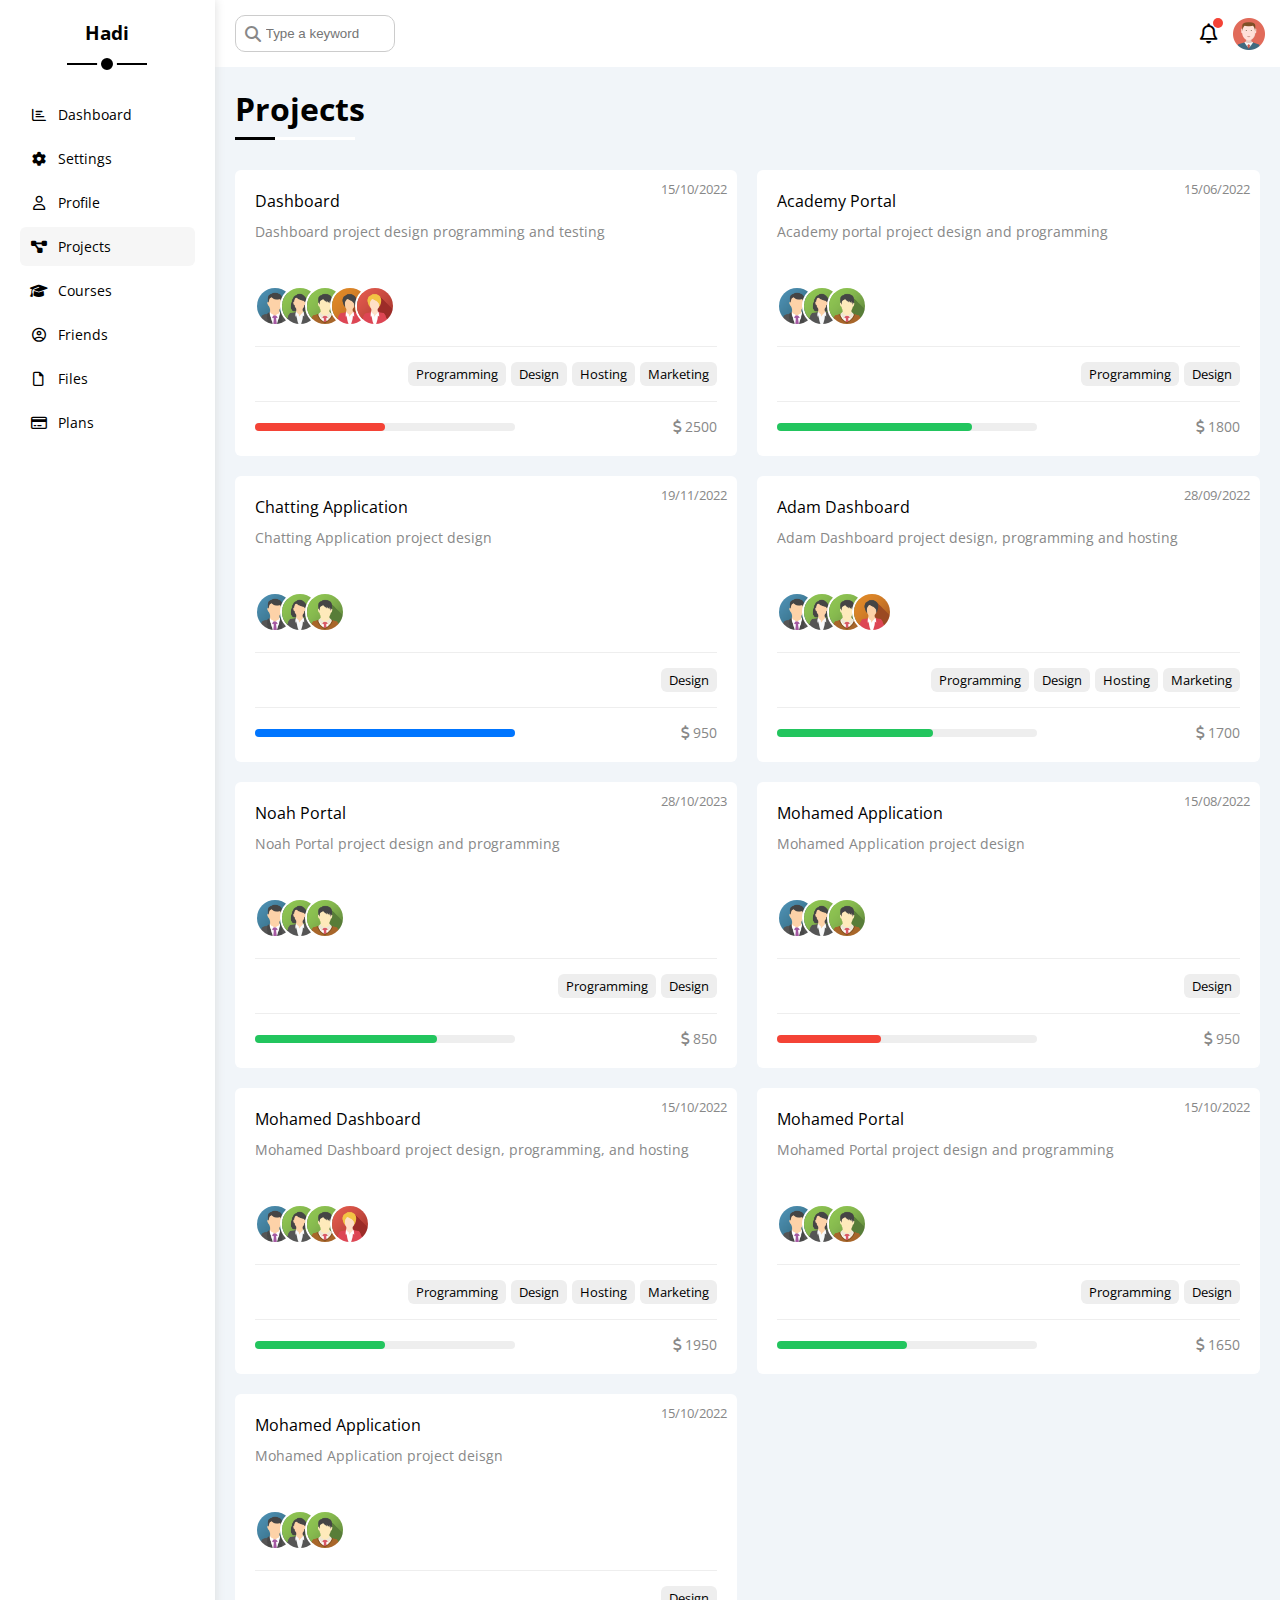
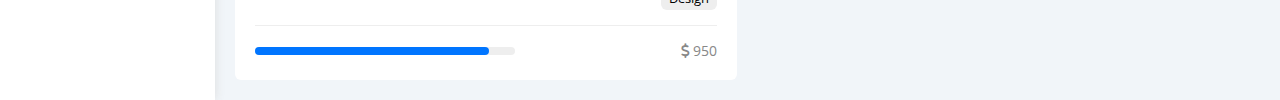
<file: projects.html>
<!DOCTYPE html>
<html lang="en">

<head>
    <meta charset="UTF-8">
    <meta http-equiv="X-UA-Compatible" content="IE=edge">
    <meta name="viewport" content="width=device-width, initial-scale=1.0">
    <title>Projects</title>
    <link rel="stylesheet" href="css/all.min.css">
    <link rel="stylesheet" href="css/framework.css">
    <link rel="stylesheet" href="css/master.css">
    <!-- Google fonts -->
    <link rel="preconnect" href="https://fonts.googleapis.com">
    <link rel="preconnect" href="https://fonts.gstatic.com" crossorigin>
    <link
        href="https://fonts.googleapis.com/css2?family=Cairo:wght@300;400;700&family=Jomhuria&family=Open+Sans:wght@300;400;500;700&family=Work+Sans:wght@200;300;400;500;600;700;800&display=swap"
        rel="stylesheet">
</head>

<body>
    <div class="page d-flex">
        <div class="sidebar bg-white p-20 p-relative">
            <h3 class="p-relative txt-c mt-0">Hadi</h3>
            <ul>
                <li>
                    <a class="d-flex align-center fs-14 c-black rad-6 p-10" href="index.html">
                        <i class="fa-regular fa-chart-bar fa-fw"></i>
                        <span>Dashboard</span>
                    </a>
                </li>
                <li>
                    <a class="d-flex align-center fs-14 c-black rad-6 p-10" href="settings.html">
                        <i class="fa-solid fa-gear fa-fw"></i>
                        <span>Settings</span>
                    </a>
                </li>
                <li>
                    <a class="d-flex align-center fs-14 c-black rad-6 p-10" href="profile.html">
                        <i class="fa-regular fa-user fa-fw"></i>
                        <span>Profile</span>
                    </a>
                </li>
                <li>
                    <a class="active d-flex align-center fs-14 c-black rad-6 p-10" href="projects.html">
                        <i class="fa-solid fa-diagram-project fa-fw"></i>
                        <span>Projects</span>
                    </a>
                </li>
                <li>
                    <a class="d-flex align-center fs-14 c-black rad-6 p-10" href="courses.html">
                        <i class="fa-solid fa-graduation-cap fa-fw"></i>
                        <span>Courses</span>
                    </a>
                </li>
                <li>
                    <a class="d-flex align-center fs-14 c-black rad-6 p-10" href="friends.html">
                        <i class="fa-regular fa-circle-user fa-fw"></i>
                        <span>Friends</span>
                    </a>
                </li>
                <li>
                    <a class="d-flex align-center fs-14 c-black rad-6 p-10" href="files.html">
                        <i class="fa-regular fa-file fa-fw"></i>
                        <span>Files</span>
                    </a>
                </li>
                <li>
                    <a class="d-flex align-center fs-14 c-black rad-6 p-10" href="plans.html">
                        <i class="fa-regular fa-credit-card fa-fw"></i>
                        <span>Plans</span>
                    </a>
                </li>
            </ul>
        </div>
        <div class="content w-full">
            <!-- start head -->
            <div class="head bg-white p-15 between-flex">
                <div class="search p-relative">
                    <input class="p-10" type="search" placeholder="Type a keyword">
                </div>
                <div class="icons d-flex align-center">
                    <span class="notification p-relative">
                        <i class="fa-regular fa-bell fa-lg"></i>
                    </span>
                    <img src="imgs/avatar.png" alt="">
                </div>
            </div>
            <!-- end head -->
            <h1 class="p-relative">Projects</h1>
            <div class="projects-page d-grid m-20 gap-20">
                <div class="project bg-white p-20 rad-6 p-relative">
                    <span class="date fs-13 c-gray">15/10/2022</span>
                    <h4 class="m-0">Dashboard</h4>
                    <p class="c-gray mt-10 mb-10 fs-14">Dashboard project design programming and testing</p>
                    <div class="team">
                        <a href="#"><img src="imgs/team-01.png" alt=""></a>
                        <a href="#"><img src="imgs/team-02.png" alt=""></a>
                        <a href="#"><img src="imgs/team-03.png" alt=""></a>
                        <a href="#"><img src="imgs/team-04.png" alt=""></a>
                        <a href="#"><img src="imgs/team-05.png" alt=""></a>
                    </div>
                    <div class="do d-flex">
                        <span class="fs-13 rad-6 bg-eee">Programming</span>
                        <span class="fs-13 rad-6 bg-eee">Design</span>
                        <span class="fs-13 rad-6 bg-eee">Hosting</span>
                        <span class="fs-13 rad-6 bg-eee">Marketing</span>
                    </div>
                    <div class="info between-flex">
                        <div class="prog bg-eee">
                            <span class="bg-red" style="width: 50%"></span>
                        </div>
                        <div class="fs-14 c-gray">
                            <i class="fa-solid fa-dollar-sign"></i>
                            2500
                        </div>
                    </div>
                </div>
                <div class="project bg-white p-20 rad-6 p-relative">
                    <span class="date fs-13 c-gray">15/06/2022</span>
                    <h4 class="m-0">Academy Portal</h4>
                    <p class="c-gray mt-10 mb-10 fs-14">Academy portal project design and programming</p>
                    <div class="team">
                        <a href="#"><img src="imgs/team-01.png" alt=""></a>
                        <a href="#"><img src="imgs/team-02.png" alt=""></a>
                        <a href="#"><img src="imgs/team-03.png" alt=""></a>
                    </div>
                    <div class="do d-flex">
                        <span class="fs-13 rad-6 bg-eee">Programming</span>
                        <span class="fs-13 rad-6 bg-eee">Design</span>
                    </div>
                    <div class="info between-flex">
                        <div class="prog bg-eee">
                            <span class="bg-green" style="width: 75%"></span>
                        </div>
                        <div class="fs-14 c-gray">
                            <i class="fa-solid fa-dollar-sign"></i>
                            1800
                        </div>
                    </div>
                </div>
                <div class="project bg-white p-20 rad-6 p-relative">
                    <span class="date fs-13 c-gray">19/11/2022</span>
                    <h4 class="m-0">Chatting Application</h4>
                    <p class="c-gray mt-10 mb-10 fs-14">Chatting Application project design</p>
                    <div class="team">
                        <a href="#"><img src="imgs/team-01.png" alt=""></a>
                        <a href="#"><img src="imgs/team-02.png" alt=""></a>
                        <a href="#"><img src="imgs/team-03.png" alt=""></a>
                    </div>
                    <div class="do d-flex">
                        <span class="fs-13 rad-6 bg-eee">Design</span>
                    </div>
                    <div class="info between-flex">
                        <div class="prog bg-eee">
                            <span class="bg-blue" style="width: 100%"></span>
                        </div>
                        <div class="fs-14 c-gray">
                            <i class="fa-solid fa-dollar-sign"></i>
                            950
                        </div>
                    </div>
                </div>
                <div class="project bg-white p-20 rad-6 p-relative">
                    <span class="date fs-13 c-gray">28/09/2022</span>
                    <h4 class="m-0">Adam Dashboard</h4>
                    <p class="c-gray mt-10 mb-10 fs-14">Adam Dashboard project design, programming and hosting</p>
                    <div class="team">
                        <a href="#"><img src="imgs/team-01.png" alt=""></a>
                        <a href="#"><img src="imgs/team-02.png" alt=""></a>
                        <a href="#"><img src="imgs/team-03.png" alt=""></a>
                        <a href="#"><img src="imgs/team-04.png" alt=""></a>
                    </div>
                    <div class="do d-flex">
                        <span class="fs-13 rad-6 bg-eee">Programming</span>
                        <span class="fs-13 rad-6 bg-eee">Design</span>
                        <span class="fs-13 rad-6 bg-eee">Hosting</span>
                        <span class="fs-13 rad-6 bg-eee">Marketing</span>
                    </div>
                    <div class="info between-flex">
                        <div class="prog bg-eee">
                            <span class="bg-green" style="width: 60%"></span>
                        </div>
                        <div class="fs-14 c-gray">
                            <i class="fa-solid fa-dollar-sign"></i>
                            1700
                        </div>
                    </div>
                </div>
                <div class="project bg-white p-20 rad-6 p-relative">
                    <span class="date fs-13 c-gray">28/10/2023</span>
                    <h4 class="m-0">Noah Portal</h4>
                    <p class="c-gray mt-10 mb-10 fs-14">Noah Portal project design and programming</p>
                    <div class="team">
                        <a href="#"><img src="imgs/team-01.png" alt=""></a>
                        <a href="#"><img src="imgs/team-02.png" alt=""></a>
                        <a href="#"><img src="imgs/team-03.png" alt=""></a>
                    </div>
                    <div class="do d-flex">
                        <span class="fs-13 rad-6 bg-eee">Programming</span>
                        <span class="fs-13 rad-6 bg-eee">Design</span>
                    </div>
                    <div class="info between-flex">
                        <div class="prog bg-eee">
                            <span class="bg-green" style="width: 70%"></span>
                        </div>
                        <div class="fs-14 c-gray">
                            <i class="fa-solid fa-dollar-sign"></i>
                            850
                        </div>
                    </div>
                </div>
                <div class="project bg-white p-20 rad-6 p-relative">
                    <span class="date fs-13 c-gray">15/08/2022</span>
                    <h4 class="m-0">Mohamed Application</h4>
                    <p class="c-gray mt-10 mb-10 fs-14">Mohamed Application project design</p>
                    <div class="team">
                        <a href="#"><img src="imgs/team-01.png" alt=""></a>
                        <a href="#"><img src="imgs/team-02.png" alt=""></a>
                        <a href="#"><img src="imgs/team-03.png" alt=""></a>
                    </div>
                    <div class="do d-flex">
                        <span class="fs-13 rad-6 bg-eee">Design</span>
                    </div>
                    <div class="info between-flex">
                        <div class="prog bg-eee">
                            <span class="bg-red" style="width: 40%"></span>
                        </div>
                        <div class="fs-14 c-gray">
                            <i class="fa-solid fa-dollar-sign"></i>
                            950
                        </div>
                    </div>
                </div>
                <div class="project bg-white p-20 rad-6 p-relative">
                    <span class="date fs-13 c-gray">15/10/2022</span>
                    <h4 class="m-0">Mohamed Dashboard</h4>
                    <p class="c-gray mt-10 mb-10 fs-14">Mohamed Dashboard project design, programming, and hosting</p>
                    <div class="team">
                        <a href="#"><img src="imgs/team-01.png" alt=""></a>
                        <a href="#"><img src="imgs/team-02.png" alt=""></a>
                        <a href="#"><img src="imgs/team-03.png" alt=""></a>
                        <a href="#"><img src="imgs/team-05.png" alt=""></a>
                    </div>
                    <div class="do d-flex">
                        <span class="fs-13 rad-6 bg-eee">Programming</span>
                        <span class="fs-13 rad-6 bg-eee">Design</span>
                        <span class="fs-13 rad-6 bg-eee">Hosting</span>
                        <span class="fs-13 rad-6 bg-eee">Marketing</span>
                    </div>
                    <div class="info between-flex">
                        <div class="prog bg-eee">
                            <span class="bg-green" style="width: 50%"></span>
                        </div>
                        <div class="fs-14 c-gray">
                            <i class="fa-solid fa-dollar-sign"></i>
                            1950
                        </div>
                    </div>
                </div>
                <div class="project bg-white p-20 rad-6 p-relative">
                    <span class="date fs-13 c-gray">15/10/2022</span>
                    <h4 class="m-0">Mohamed Portal</h4>
                    <p class="c-gray mt-10 mb-10 fs-14">Mohamed Portal project design and programming</p>
                    <div class="team">
                        <a href="#"><img src="imgs/team-01.png" alt=""></a>
                        <a href="#"><img src="imgs/team-02.png" alt=""></a>
                        <a href="#"><img src="imgs/team-03.png" alt=""></a>
                    </div>
                    <div class="do d-flex">
                        <span class="fs-13 rad-6 bg-eee">Programming</span>
                        <span class="fs-13 rad-6 bg-eee">Design</span>
                    </div>
                    <div class="info between-flex">
                        <div class="prog bg-eee">
                            <span class="bg-green" style="width: 50%"></span>
                        </div>
                        <div class="fs-14 c-gray">
                            <i class="fa-solid fa-dollar-sign"></i>
                            1650
                        </div>
                    </div>
                </div>
                <div class="project bg-white p-20 rad-6 p-relative">
                    <span class="date fs-13 c-gray">15/10/2022</span>
                    <h4 class="m-0">Mohamed Application</h4>
                    <p class="c-gray mt-10 mb-10 fs-14">Mohamed Application project deisgn</p>
                    <div class="team">
                        <a href="#"><img src="imgs/team-01.png" alt=""></a>
                        <a href="#"><img src="imgs/team-02.png" alt=""></a>
                        <a href="#"><img src="imgs/team-03.png" alt=""></a>
                    </div>
                    <div class="do d-flex">
                        <span class="fs-13 rad-6 bg-eee">Design</span>
                    </div>
                    <div class="info between-flex">
                        <div class="prog bg-eee">
                            <span class="bg-blue" style="width: 90%"></span>
                        </div>
                        <div class="fs-14 c-gray">
                            <i class="fa-solid fa-dollar-sign"></i>
                            950
                        </div>
                    </div>
                </div>
            </div>
        </div>
    </div>
</body>

</html>
</file>
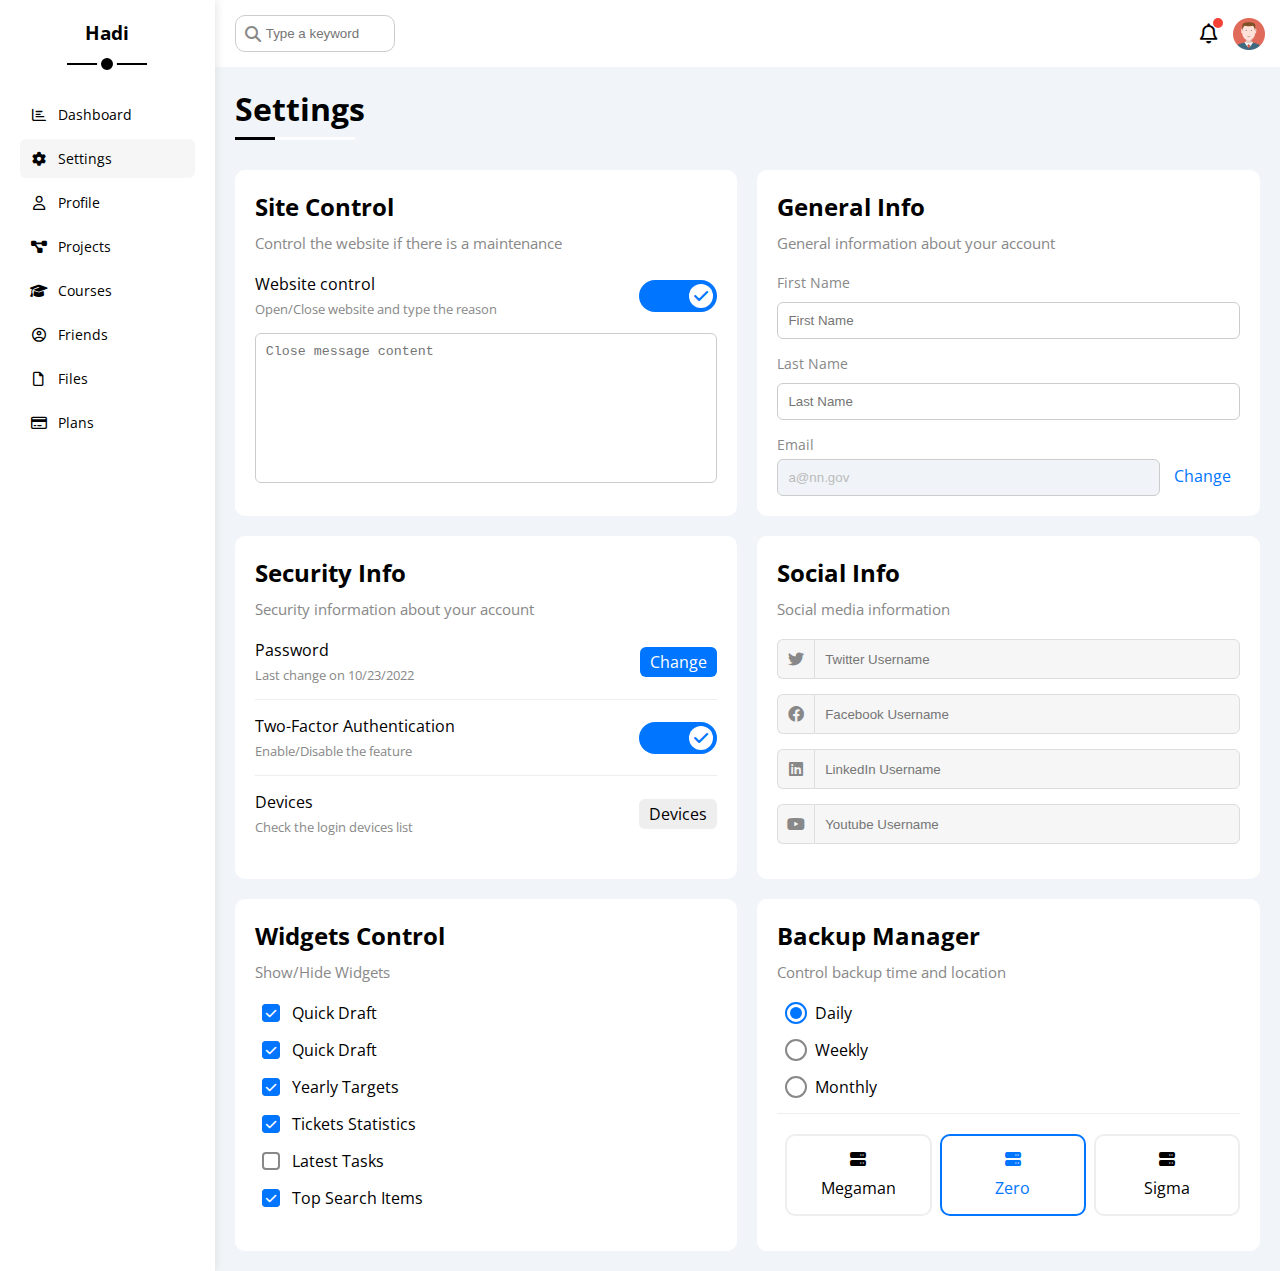
<file: settings.html>
<!DOCTYPE html>
<html lang="en">

<head>
    <meta charset="UTF-8">
    <meta http-equiv="X-UA-Compatible" content="IE=edge">
    <meta name="viewport" content="width=device-width, initial-scale=1.0">
    <title>Settings</title>
    <link rel="stylesheet" href="css/all.min.css">
    <link rel="stylesheet" href="css/framework.css">
    <link rel="stylesheet" href="css/master.css">
    <!-- Google fonts -->
    <link rel="preconnect" href="https://fonts.googleapis.com">
    <link rel="preconnect" href="https://fonts.gstatic.com" crossorigin>
    <link
        href="https://fonts.googleapis.com/css2?family=Cairo:wght@300;400;700&family=Jomhuria&family=Open+Sans:wght@300;400;500;700&family=Work+Sans:wght@200;300;400;500;600;700;800&display=swap"
        rel="stylesheet">
</head>

<body>
    <div class="page d-flex">
        <div class="sidebar bg-white p-20 p-relative">
            <h3 class="p-relative txt-c mt-0">Hadi</h3>
            <ul>
                <li>
                    <a class="d-flex align-center fs-14 c-black rad-6 p-10" href="index.html">
                        <i class="fa-regular fa-chart-bar fa-fw"></i>
                        <span>Dashboard</span>
                    </a>
                </li>
                <li>
                    <a class="active d-flex align-center fs-14 c-black rad-6 p-10" href="settings.html">
                        <i class="fa-solid fa-gear fa-fw"></i>
                        <span>Settings</span>
                    </a>
                </li>
                <li>
                    <a class="d-flex align-center fs-14 c-black rad-6 p-10" href="profile.html">
                        <i class="fa-regular fa-user fa-fw"></i>
                        <span>Profile</span>
                    </a>
                </li>
                <li>
                    <a class="d-flex align-center fs-14 c-black rad-6 p-10" href="projects.html">
                        <i class="fa-solid fa-diagram-project fa-fw"></i>
                        <span>Projects</span>
                    </a>
                </li>
                <li>
                    <a class="d-flex align-center fs-14 c-black rad-6 p-10" href="courses.html">
                        <i class="fa-solid fa-graduation-cap fa-fw"></i>
                        <span>Courses</span>
                    </a>
                </li>
                <li>
                    <a class="d-flex align-center fs-14 c-black rad-6 p-10" href="friends.html">
                        <i class="fa-regular fa-circle-user fa-fw"></i>
                        <span>Friends</span>
                    </a>
                </li>
                <li>
                    <a class="d-flex align-center fs-14 c-black rad-6 p-10" href="files.html">
                        <i class="fa-regular fa-file fa-fw"></i>
                        <span>Files</span>
                    </a>
                </li>
                <li>
                    <a class="d-flex align-center fs-14 c-black rad-6 p-10" href="plans.html">
                        <i class="fa-regular fa-credit-card fa-fw"></i>
                        <span>Plans</span>
                    </a>
                </li>
            </ul>
        </div>
        <div class="content w-full">
            <!-- start head -->
            <div class="head bg-white p-15 between-flex">
                <div class="search p-relative">
                    <input class="p-10" type="search" placeholder="Type a keyword">
                </div>
                <div class="icons d-flex align-center">
                    <span class="notification p-relative">
                        <i class="fa-regular fa-bell fa-lg"></i>
                    </span>
                    <img src="imgs/avatar.png" alt="">
                </div>
            </div>
            <!-- end head -->
            <h1 class="p-relative">Settings</h1>
            <div class="settings-page m-20 d-grid gap-20">
                <!-- start settings box -->
                <div class="p-20 bg-white rad-10">
                    <h2 class="mt-0 mb-10">Site Control</h2>
                    <p class="mt-0 mb-20 c-gray fs-15">Control the website if there is a maintenance</p>
                    <div class="mb-15 between-flex">
                        <div>
                            <span>Website control</span>
                            <p class="c-gray mt-5 mb-0 fs-13">Open/Close website and type the reason</p>
                        </div>
                        <div>
                            <label>
                                <input class="toggle-checkbox" type="checkbox" checked>
                                <div class="toggle-switch"></div>
                            </label>
                        </div>
                    </div>
                    <textarea class="close-message p-10 rad-6 d-block w-full"
                        placeholder="Close message content"></textarea>
                </div>
                <!-- end settings box -->
                <!-- start settings box -->
                <div class="p-20 bg-white rad-10">
                    <h2 class="mt-0 mb-10">General Info</h2>
                    <p class="mt-0 mb-20 c-gray fs-15">General information about your account</p>
                    <div class="mb-15">
                        <label class="fs-14 c-gray d-block mb-10" for="first">First Name</label>
                        <input class="b-none border-ccc p-10 rad-6 d-block w-full" type="text" id="first"
                            placeholder="First Name">
                    </div>
                    <div class="mb-15">
                        <label class="fs-14 c-gray d-block mb-10" for="first">Last Name</label>
                        <input class="b-none border-ccc p-10 rad-6 d-block w-full" type="text" id="last"
                            placeholder="Last Name">
                    </div>
                    <div>
                        <label class="fs-14 c-gray d-block mb-5" for="email">Email</label>
                        <input class="email b-none border-ccc p-10 rad-6 w-full mr-10" id="email" type="email"
                            value="a@nn.gov" disabled>
                        <a class="c-blue" href="#">Change</a>
                    </div>
                </div>
                <!-- end settings box -->
                <!-- start settings box -->
                <div class="p-20 bg-white rad-10">
                    <h2 class="mt-0 mb-10">Security Info</h2>
                    <p class="mt-0 mb-20 c-gray fs-15">Security information about your account</p>
                    <div class="sec-box mb-15 between-flex">
                        <div>
                            <span>Password</span>
                            <p class="c-gray mt-5 mb-0 fs-13">Last change on 10/23/2022</p>
                        </div>
                        <a class="button bg-blue c-white btn-shape" href="#">Change</a>
                    </div>
                    <div class="sec-box mb-15 between-flex">
                        <div>
                            <span>Two-Factor Authentication</span>
                            <p class="c-gray mt-5 mb-0 fs-13">Enable/Disable the feature</p>
                        </div>
                        <label>
                            <input class="toggle-checkbox" type="checkbox" checked>
                            <div class="toggle-switch"></div>
                        </label>
                    </div>
                    <div class="sec-box between-flex">
                        <div>
                            <span>Devices</span>
                            <p class="c-gray mt-5 mb-0 fs-13">Check the login devices list</p>
                        </div>
                        <a class="bg-eee c-black btn-shape" href="#">Devices</a>
                    </div>

                </div>
                <!-- end settings box -->
                <!-- start settings box -->
                <div class="social-boxes p-20 bg-white rad-10">
                    <h2 class="mt-0 mb-10">Social Info</h2>
                    <p class="mt-0 mb-20 c-gray fs-15">Social media information</p>
                    <div class="d-flex align-center mb-15">
                        <i class="fa-brands fa-twitter center-flex c-gray"></i>
                        <input class="w-full" type="text" placeholder="Twitter Username">
                    </div>
                    <div class="d-flex align-center mb-15">
                        <i class="fa-brands fa-facebook center-flex c-gray"></i>
                        <input class="w-full" type="text" placeholder="Facebook Username">
                    </div>
                    <div class="d-flex align-center mb-15">
                        <i class="fa-brands fa-linkedin center-flex c-gray"></i>
                        <input class="w-full" type="text" placeholder="LinkedIn Username">
                    </div>
                    <div class="d-flex align-center mb-15">
                        <i class="fa-brands fa-youtube center-flex c-gray"></i>
                        <input class="w-full" type="text" placeholder="Youtube Username">
                    </div>
                </div>
                <!-- end settings box -->
                <!-- start settings box -->
                <div class="widgets-control p-20 bg-white rad-10">
                    <h2 class="mt-0 mb-10">Widgets Control</h2>
                    <p class="mt-0 mb-20 c-gray fs-15">Show/Hide Widgets</p>
                    <div class="control d-flex align-center mb-15">
                        <input type="checkbox" id="one" checked>
                        <label for="one">Quick Draft</label>
                    </div>
                    <div class="control d-flex align-center mb-15">
                        <input type="checkbox" id="two" checked>
                        <label for="two">Quick Draft</label>
                    </div>
                    <div class="control d-flex align-center mb-15">
                        <input type="checkbox" id="three" checked>
                        <label for="three">Yearly Targets</label>
                    </div>
                    <div class="control d-flex align-center mb-15">
                        <input type="checkbox" id="four" checked>
                        <label for="four">Tickets Statistics</label>
                    </div>
                    <div class="control d-flex align-center mb-15">
                        <input type="checkbox" id="five">
                        <label for="five">Latest Tasks</label>
                    </div>
                    <div class="control d-flex align-center mb-15">
                        <input type="checkbox" id="six" checked>
                        <label for="six">Top Search Items</label>
                    </div>
                </div>
                <!-- end settings box -->
                <!-- start settings box -->
                <div class="backup-control p-20 bg-white rad-10">
                    <h2 class="mt-0 mb-10">Backup Manager</h2>
                    <p class="mt-0 mb-20 c-gray fs-15">Control backup time and location</p>
                    <div class="date d-flex align-center mb-15">
                        <input type="radio" name="time" id="daily" checked>
                        <label for="daily">Daily</label>
                    </div>
                    <div class="date d-flex align-center mb-15">
                        <input type="radio" name="time" id="weekly">
                        <label for="weekly">Weekly</label>
                    </div>
                    <div class="date d-flex align-center mb-15">
                        <input type="radio" name="time" id="monthly">
                        <label for="monthly">Monthly</label>
                    </div>
                    <div class="servers d-flex align-center txt-c">

                        <input type="radio" name="servers" id="server-one">
                        <div class="server mb-15 rad-10 w-full">
                            <label class="d-block m-15" for="server-one">
                                <i class="fa-solid fa-server d-block mb-10"></i>
                                Megaman
                            </label>
                        </div>

                        <input type="radio" name="servers" id="server-two" checked>
                        <div class="server mb-15 rad-10 w-full">
                            <label class="d-block m-15" for="server-two">
                                <i class="fa-solid fa-server d-block mb-10"></i>
                                Zero
                            </label>
                        </div>

                        <input type="radio" name="servers" id="server-three">
                        <div class="server mb-15 rad-10 w-full">
                            <label class="d-block m-15" for="server-three">
                                <i class="fa-solid fa-server d-block mb-10"></i>
                                Sigma
                            </label>
                        </div>

                    </div>
                </div>
                <!-- end settings box -->
            </div>
        </div>
    </div>
</body>

</html>
</file>
<file: css/framework.css>
:root {
  --blue-color: #0075ff;
  --blue-alt-color: #0d69d5;
  --orange-color: #f59e0b;
  --green-color: #22c55e;
  --red-color: #f44336;
  --grey-color: #888;
}
/* start box */
.d-flex {
  display: flex;
}
.align-center {
  align-items: center;
}
.space-between {
  justify-content: space-between;
}
.f-wrap {
  flex-wrap: wrap;
}
.d-grid {
  display: grid;
}
.gap-20 {
  gap: 20px;
}
.d-block {
  display: block;
}
@media (max-width: 767px) {
  .block-mobile {
    display: block;
  }
  .hide-mobile {
    display: none;
  }
}
/* end box */
/* start padding + margin */
.p-10 {
  padding: 10px;
}
.p-15 {
  padding: 15px;
}
.p-20 {
  padding: 20px;
}
.pt-10 {
  padding-top: 10px;
}
.pt-15 {
  padding-top: 15px;
}
.pt-20 {
  padding-top: 20px;
}
.pb-10 {
  padding-bottom: 10px;
}
.pb-15 {
  padding-bottom: 15px;
}
.pb-20 {
  padding-bottom: 20px;
}
.pl-15 {
  padding-left: 15px;
}
.m-0 {
  margin: 0;
}
.m-15 {
  margin: 15px;
}
.m-20 {
  margin: 20px;
}
.mt-0 {
  margin-top: 0;
}
.mt-5 {
  margin-top: 5px;
}
.mt-10 {
  margin-top: 10px;
}
.mt-15 {
  margin-top: 15px;
}
.mt-20 {
  margin-top: 20px;
}
.mt-25 {
  margin-top: 25px;
}
.mr-10 {
  margin-right: 10px;
}
.mr-15 {
  margin-right: 15px;
}
.mb-0 {
  margin-bottom: 0;
}
.mb-5 {
  margin-bottom: 5px;
}
.mb-10 {
  margin-bottom: 10px;
}
.mb-15 {
  margin-bottom: 15px;
}
.mb-20 {
  margin-bottom: 20px;
}
/* end padding + margin */
/* start color */
.bg-white {
  background-color: white;
}
.bg-eee {
  background-color: #eee;
}
.bg-blue {
  background-color: var(--blue-color);
}
.bg-orange {
  background-color: var(--orange-color);
}
.bg-green {
  background-color: var(--green-color);
}
.bg-red {
  background-color: var(--red-color);
}
.bg-gray {
  background-color: var(--grey-color);
}
.c-black {
  color: black;
}
.c-gray {
  color: var(--grey-color);
}
.c-white {
  color: white;
}
.c-blue {
  color: var(--blue-color);
}
.c-orange {
  color: var(--orange-color);
}
.c-green {
  color: var(--green-color);
}
.c-red {
  color: var(--red-color);
}
/* end color */
/* start position */
.p-relative {
  position: relative;
}
.p-absolute {
  position: absolute;
}
/* end position */
/* start font */
.txt-c {
  text-align: center;
}
.fs-10 {
  font-size: 10px;
}
.fs-13 {
  font-size: 13px;
}
.fs-14 {
  font-size: 14px;
}
.fs-15 {
  font-size: 15px;
}
.fs-25 {
  font-size: 25px;
}
.fw-bold {
  font-weight: bold;
}
@media (max-width: 767px) {
  .txt-c-mobile {
    text-align: center;
  }
}
/* end font */
/* start border */
.rad-6 {
  border-radius: 6px;
}
.rad-10 {
  border-radius: 10px;
}
.rad-half {
  border-radius: 50%;
}
.b-none {
  border: none;
}
.border-ccc {
  border: 1px solid #ccc;
}
.border-eee {
  border: 1px solid #EEE;
}
/* end border */
/* start width + height */
.w-full {
  width: 100%;
}
.w-fit {
  width: fit-content;
}
.h-full {
  height: 100%;
}
.w-100 {
  width: 100px;
}
.h-100 {
  height: 100px;
}
/* end width + height */
/* start components */
.between-flex {
  display: flex;
  align-items: center;
  justify-content: space-between;
}
.center-flex {
  display: flex;
  align-items: center;
  justify-content: center;
}
.btn-shape {
  padding: 4px 10px;
  border-radius: 6px;
}
/* end components */
</file>
<file: css/master.css>
:root {
  --blue-color: #0075ff;
  --blue-alt-color: #0d69d5;
  --orange-color: #f59e0b;
  --green-color: #22c55e;
  --red-color: #f44336;
  --grey-color: #888;
}
* {
  -webkit-box-sizing: border-box;
  -moz-box-sizing: border-box;
  box-sizing: border-box;
}
body {
  margin: 0;
  font-family: 'Open Sans', sans-serif;
}
*:focus {
  outline: none;
}
a {
  text-decoration: none;
}
ul {
  list-style: none;
  padding: 0;
}
::-webkit-scrollbar {
  width: 15px;
}
::-webkit-scrollbar-track {
  background-color: white;
}
::-webkit-scrollbar-thumb {
  background-color: var(--blue-color);
}
::-webkit-scrollbar-thumb:hover {
  background-color: var(--blue-alt-color);
}
.page {
  background-color: #f1f5f9;
  min-height: 100vh;
}
/* start sidebar */
.sidebar {
  width: 250px;
  box-shadow: 0 0 10px #DDD;
} 
.sidebar > h3 {
  margin-bottom: 50px;
  position: relative;
} 
.sidebar > h3::before,
.sidebar > h3::after {
  content: '';
  position: absolute;
  background-color: black;
  left: 50%;
  transform: translateX(-50%);
}
.sidebar > h3::before {
  width: 80px;
  height: 2px;
  bottom: -20px;
} 
.sidebar > h3::after {
  bottom: -29px;
  width: 12px;
  height: 12px;
  border-radius: 50%;
  border: 4px solid white;
} 
.sidebar ul li a {
  transition: 0.3s;
  margin-bottom: 5px;
}
.sidebar ul li a:hover,
.sidebar ul li a.active {
  background-color: #F6F6F6;
}
.sidebar ul li a span {
  font-style: 14px;
  margin-left: 10px;
}
@media (max-width: 767px) {
  .sidebar {
    width: 58px;
    padding: 10px;
  }
  .sidebar > h3 {
    font-size: 13px;
    margin-bottom: 0;
  }
  .sidebar > h3::before,
  .sidebar > h3::after {
    display: none;
  }
  .sidebar ul li  a span {
    display: none;
  }
}
/* end sidebar */
/* start content */
.content {
  overflow: hidden;
}
.head .search::before {
  font-family: var(--fa-style-family-classic);
  content: '\f002';
  font-weight: 900;
  position: absolute;
  left: 15px;
  top: 50%;
  transform: translateY(-50%);
  color: var(--grey-color);
  font-size: 14x;
}
.head .search input {
  border: 1px solid #ccc;
  border-radius: 10px;
  margin-left: 5px;
  padding-left: 30px;
  width: 160px;
  transition: width 0.3s;
}
.head .search input:focus {
  width: 200px;
}
.head .search input:focus::placeholder {
  opacity: 0;
}
.head .icons .notification::before {
  content: '';
  position: absolute;
  width: 10px;
  height: 10px;
  background-color: var(--red-color);
  border-radius: 50%;
  right: -5px;
  top: -5px;
}
.head .icons img {
  width: 32px;
  height: 32px;
  margin-left: 15px;
}
.page h1 {
  margin: 20px 20px 40px;
}
.page h1::before,
.page h1::after {
  content: '';
  position: absolute;
  height: 3px;
  bottom: -10px;
  left: 0;
}
.page h1::before {
  background-color: white;
  width: 120px;
}
.page h1::after {
  background-color: black;
  width: 40px;
}
.wrapper {
  grid-template-columns: repeat(auto-fill, minmax(450px, 1fr));
  margin-left: 20px;
  margin-right: 20px;
  margin-bottom: 20px;
}
@media (max-width: 767px) {
  .wrapper {
    grid-template-columns: minmax(200px, 1fr);
    margin-left: 10px;
    margin-right: 10px;
    gap: 10px;
  }
}
/* end content */
/* start welcome widget */
.welcome {
  overflow: hidden;
}
.welcome .intro img {
  width: 200px;
  margin-bottom: -10px;
}
.welcome .avatar {
  width: 64px;
  height: 64px;
  border: 2px solid white;
  border-radius: 50%;
  padding: 2px;
  box-shadow: 0 0 5px #DDD;
  margin-left: 20px;
  margin-top: -32px;
}
.welcome .body {
  border-top: 1px solid #eee;
  border-bottom: 1px solid #eee;
}
.welcome .body > div {
  flex: 1;
}
.welcome .visit {
  margin: 0 15px 15px auto;
  transition: 0.3s;
}
.welcome .visit:hover {
  background-color: var(--blue-alt-color);
}
@media (max-width: 767px) {
  .welcome .intro {
    padding-bottom: 30px;
  }
  .welcome .avatar {
    margin-left: 0;
  }
  .welcome .body > div:not(:last-child) {
    margin-bottom: 20px;
  }
}
/* end welcome widget */
/* start quick draft */
.quick-draft textarea {
  resize: none;
  min-height: 180px;
}
.quick-draft .save {
  margin-left: auto;
  transition: 0.3s;
  cursor: pointer;
}
.quick-draft .save:hover {
  background-color: var(--blue-alt-color);
}
/* end quick draft */
/* start targets */
.targets .target-row .icon {
  width: 80px;
  height: 80px;
  margin-right: 15px;
}
.targets .details {
  flex: 1;
}
.targets .details .progress {
  height: 4px;
}
.targets .details .progress > span {
  position: absolute;
  left: 0;
  top: 0;
  height: 100%;
}
.targets .details .progress > span span {
  position: absolute;
  bottom: 16px;
  right: -16px;
  color: white;
  padding: 2px 5px;
  border-radius: 6px;
  font-size: 13px;
}
.targets .details .progress > span span::after {
  content: '';
  border-color: transparent;
  border-width: 5px;
  border-style: solid;
  position: absolute;
  bottom: -10px;
  /* border-top-color: var(--blue-color); */
  /* top: 100%; */
  left: 50%;
  transform: translateX(-50%); 
}
.targets .details .progress > .blue span::after {
  top: 100%;
  border-top-color: var(--blue-color);
}
.targets .details .progress > .orange span::after {
  top: 100%;
  border-top-color: var(--orange-color);
}
.targets .details .progress > .green span::after {
  top: 100%;
  border-top-color: var(--green-color);
}
.blue .icon,
.blue .progress {
  background-color: rgb(0 117 255 / 20%);
}
.orange .icon,
.orange .progress {
  background-color: rgb(245 158 11 / 20%);
}
.green .icon,
.green .progress {
  background-color: rgb(34 197 94 / 20%);
}
/* end targets */
/* start tickets widget */
.tickets .box {
  border: 1px solid #ccc;
  width: calc(50% - 10px);
}
@media (max-width: 767px) {
  .tickets .box {
    width: 100%;
  }
}
/* end tickets widget */
/* start latest news */
.latest-news .news-row:not(:last-of-type) {
  margin-bottom: 20px;
  padding-bottom: 20px;
  border-bottom: 1px solid #EEE;
}
.latest-news .news-row img {
   width: 100px;
   border-radius: 6px;
   margin-right: 15px;
}
.latest-news .info {
  flex-grow: 1;
}
.latest-news .info h3 {
  margin: 0 0 6px;
  font-size: 16px;
}
@media (max-width: 767px) {
  .latest-news .news-row {
    display: block;
  }
  .latest-news .news-row .label {
    margin: 10px auto;
    width: fit-content;
  }
}
/* end latest news */
/* start tasks */
.tasks .task-row:not(:last-of-type) {
  margin-bottom: 15px;
  padding-bottom: 15px;
  border-bottom: 1px solid #eee;
}
.tasks .info {
  flex-grow: 1;
}
.tasks .done {
  opacity: 0.3;
}
.tasks .done h3,
.tasks .done p {
  text-decoration: line-through;
}
.tasks .delete {
  cursor: pointer;
  transition: 0.3s;
}
.tasks .delete:hover {
  color: var(--red-color);
}
/* end tasks */
/* start latest uploads */
.latest-uploads ul li:not(:last-child) {
  border-bottom: 1px solid #EEE;
}
.latest-uploads ul li img {
  width: 40px;
  height: 40px;
}
/* end latest uploads */
/* start last project */
.last-project ul::before {
  content: '';
  position: absolute;
  left: 11px;
  width: 2px;
  height: 100%;
  background-color: var(--blue-color);
}
.last-project ul li::before {
  content: '';
  width: 20px;
  height: 20px;
  display: block;
  border-radius: 50%;
  background-color: white;
  border: 2px solid white;
  outline: 2px solid var(--blue-color);
  margin-right: 15px;
  z-index: 1;
}
.last-project ul li.done::before {
  background-color: var(--blue-color);
}
.last-project ul li.current::before {
  content: '';
  animation:  change-color 1s infinite alternate;
}
.last-project .launch-icon {
  position: absolute;
  width: 160px;
  right: 0;
  bottom: 0;
  opacity: 0.1;
}
/* end last project */
/* start reminders */
.reminders ul li .key {
  width: 15px;
  height: 15px;
}
.reminders ul li > .blue {
  border-left: 2px solid var(--blue-color);
}
.reminders ul li > .green {
  border-left: 2px solid var(--green-color);
}
.reminders ul li > .orange {
  border-left: 2px solid var(--orange-color);
}
.reminders ul li > .red {
  border-left: 2px solid var(--red-color);
}
/* end reminders */
/* start latest post */
.latest-post .avatar {
  width: 48px;
  height: 48px;
}
.latest-post .post-content {
  /* text-transform: capitalize; */
  line-height: 1.8;
  border-top: 1px solid #eee;
  border-bottom: 1px solid #eee;
  min-height: 200px;
}
/* end latest post */
/* start socile media */
.social-media .box {
  padding-left: 70px;
}
.social-media .box i {
  position: absolute;
  top: 0;
  left: 0;
  width: 52px;
  transition: 0.3s;
}
.social-media .box i:hover {
  transform: rotate(5deg);
}
.social-media .twitter {
  background-color: rgb(29 161 242 / 20%);
  color: #1da1f2;
}
.social-media .twitter i,
.social-media .twitter a {
  background-color: #1da1f2;
}
.social-media .facebook {
  background-color: rgb(24 119 242 / 20%);
  color: #1877f2;
}
.social-media .facebook i,
.social-media .facebook a {
  background-color: #1877f2;
}
.social-media .youtube {
  background-color: rgb(255 0 0 / 20%);
  color: #ff0000;
}
.social-media .youtube i,
.social-media .youtube a {
  background-color: #ff0000;
}
.social-media .linkedin {
  background-color: rgb(10 102 194 / 20%);
  color: #0a66c2;
}
.social-media .linkedin i,
.social-media .linkedin a {
  background-color: #0a66c2;
}
/* end socile media */
/* start projects */
.projects .responsive-table {
  overflow-x: auto;
}
.projects table {
  min-width: 1000px;
  border-spacing: 0;
}
.projects thead td {
  background-color: #eee;
  font-weight: bold;
  transition: 0.3s;
}
.projects table td {
  padding: 15px;
}
.projects tbody td {
  border-bottom: 1px solid #EEEE;
  border-left: 1px solid #EEEE;
}
.projects table tbody tr td:last-child {
  border-right: 1px solid #EEE;
}
.projects tbody tr:hover td {
  background-color: #FAF7F7;
}
.projects table img {
  width: 32px;
  height: 32px;
  border-radius: 50%;
  padding: 2px;
  background-color: white;
}
.projects table img:not(:first-child) {
  margin-left: -20px;
}
.projects table .label {
  font-size: 13px;
}
/* end projects table */
/* start settings */
.settings-page {
  grid-template-columns: repeat(auto-fill, minmax(500px, 1fr));
}
@media (max-width: 767px) {
  .settings-page {
    grid-template-columns: minmax(100px, 1fr);
    margin-left: 10px;
    margin-right: 10px;
    gap: 10px;
  }
}
.settings-page .close-message {
  border: 1px solid #ccc;
  resize: none;
  min-height: 150px;
}
.settings-page .email {
  display: inline-flex;
  width: calc(100% - 80px);
}
.settings-page .sec-box {
  padding-bottom: 15px;
}
.settings-page .sec-box:not(:last-of-type) {
  border-bottom: 1px solid #eee;
}
.settings-page .sec-box .button {
  transition: 0.3s;
}
.settings-page .sec-box .button:hover {
  background-color: var(--blue-alt-color);
}
.settings-page .social-boxes i {
  width: 40px;
  height: 40px;
  background-color: #F6F6F6;
  border: 1px solid #DDD;
  border-right: none;
  border-radius: 6px 0 0 6px;
  transition: 0.3s;
}
.settings-page .social-boxes input {
  height: 40px;
  background-color: #F6F6F6;
  border: 1px solid #DDD;
  padding-left: 10px;
  border-radius: 0 6px 6px 0;
}
.settings-page .social-boxes > div:focus-within i {
  color: black;
}
.widgets-control .control input[type="checkbox"] {
  -webkit-appearance: none;
  appearance: none;
}
.widgets-control .control label {
  padding-left: 30px;
  cursor: pointer;
  position: relative;
}
.widgets-control .control label::before, 
.widgets-control .control label::after {
  position: absolute;
  left: 0;
  top: 50%;
  margin-top: -9px;
  border-radius: 4px;
}
.widgets-control .control label::before {
  content: '';
  width: 14px;
  height: 14px;
  border: 2px solid var(--grey-color);
}
.widgets-control .control label:hover:before {
  border-color: var(--blue-alt-color);
}
.widgets-control .control label::after {
  content: '\f00c';
  font-family: var(--fa-style-family-classic);
  font-weight: 900;
  background-color: var(--blue-color);
  color: white;
  font-size: 12px;
  width: 18px;
  height: 18px;
  display: flex;
  justify-content: center;
  align-items: center;
  transform: scale(0) rotate(360deg);
  transition: 0.3s;
}
.widgets-control .control input[type="checkbox"]:checked + label::after{
transform: scale(1);
}
.backup-control input[type="radio"] {
  -webkit-appearance: none;
  appearance: none;
}
.backup-control .date label {
  padding-left: 30px;
  cursor: pointer;
  position: relative;
}
.backup-control .date label::before {
  content: '';
  position: absolute;
  top: 50%;
  left: 0;
  margin-top: -11px;
  width: 18px;
  height: 18px;
  border: 2px solid var(--grey-color);
  border-radius: 50%;
}
.backup-control .date label::after {
  content: '';
  position: absolute;
  left: 4.7px;
  top: 4.8px;
  width: 12px;
  height: 12px;
  background-color: var(--blue-color);
  border-radius: 50%;
  transition: 0.3s;
  transform: scale(0);
}
.backup-control .date input[type="radio"]:checked + label::before {
  border-color: var(--blue-color);
}
.backup-control .date input[type="radio"]:checked + label::after {
  transform: scale(1);
}
.backup-control .servers {
  border-top: 1px solid #EEE;
  padding-top: 20px;
}
@media (max-width: 767px) {
  .backup-control .servers {
    flex-wrap: wrap;
  }
} 
.backup-control .servers .server {
  border: 2px solid #EEE;
  position: relative;
}
.backup-control .servers .server label {
  cursor: pointer;
}
.backup-control .servers input[type="radio"]:checked + .server {
  border-color: var(--blue-color);
  color: var(--blue-color);
}
.toggle-checkbox {
  -webkit-appearance: none;
  appearance: none;
  display: none;
}
.toggle-switch {
  background-color: #ccc;
  width: 78px;
  height: 32px;
  border-radius: 16px;
  position: relative;
  transition: 0.3s;
  cursor: pointer;
}
.toggle-switch::before {
  content: '\f00d';
  font-family: var(--fa-style-family-classic);
  font-weight: 900;
  background-color: white;
  width: 24px;
  height: 24px;
  position: absolute;
  border-radius: 50%;
  top: 4px;
  left: 4px;
  display: flex;
  justify-content: center;
  align-items: center;
  color: #AAA;
  transition: 0.3s;
}
.toggle-checkbox:checked + .toggle-switch {
  background-color: var(--blue-color);
}
.toggle-checkbox:checked + .toggle-switch::before {
  content: '\f00c';
  left: 50px;
  color: var(--blue-color);
}
.settings-page :disabled {
  cursor: no-drop;
  background-color: #F0F4F8;
  color: #BBB;
}
/* end settings */
/* start profile */
@media (max-width: 767px) {
  .profile-page .overview {
    flex-direction: column;
  }
}
.profile-page .avatar-box {
  width: 300px;
}
@media (min-width: 768px) {
  .profile-page .avatar-box {
    border-right: 1px solid #eee;
  }
}
.profile-page .avatar-box > img {
  width: 120px;
  height: 120px;
}
.profile-page .avatar-box .level {
  height: 6px;
  overflow: hidden;
  margin: auto;
  width: 70%;
}
.profile-page .avatar-box .level span {
  position: absolute;
  left: 0;
  top: 0;
  height: 100%;
  background-color: var(--blue-color);
  border-radius: 6px;
}
.profile-page .info-box .box {
  flex-wrap: wrap;
  border-bottom: 1px solid #eee;
  transition: 0.3s;
}
.profile-page .info-box .box:hover {
  background-color: #F9F9F9;
}
.profile-page .info-box .box > div {
  min-width: 200px;
  padding: 10px 0 0;
}
@media (min-width: 768px) {
  .profile-page .info-box .box > div {
    min-width: 300px;
  }
}
.profile-page .info-box .box h4 {
  font-weight: normal;
}
.profile-page .info-box .toggle-switch {
  height: 20px;
}
@media (max-width: 767px) {
  .profile-page .info-box .toggle-switch {
    margin: auto;
  }
}
.profile-page .info-box .toggle-switch::before {
  width: 12px;
  height: 12px;
  font-size: 8px;
}
.profile-page .info-box .toggle-checkbox:checked + .toggle-switch::before {
  left: 62px;
}
@media (max-width: 767px) {
  .profile-page .other-data {
    flex-direction: column;
  }
}
.profile-page .skills-card {
  flex-grow: 1;
}
.profile-page .skills-card ul li {
  padding: 15px 0;
}
.profile-page .skills-card ul li:not(:last-child) {
  border-bottom: 1px solid #eee;
}
.profile-page .skills-card ul li span {
  display: inline-flex;
  padding: 4px 10px;
  background-color: #eee;
  border-radius: 6px;
  font-size: 14px;
}
.profile-page .skills-card ul li span:not(:last-child) {
  margin-right: 5px;
}
.profile-page .activities {
  flex-grow: 2;
}
.profile-page .activities .activity:not(:last-of-type) {
  border-bottom: 1px solid #eee;
  padding-bottom: 20px;
  margin-bottom: 20px;
}
.profile-page .activities .activity img {
  width: 64px;
  height: 64px;
  border-radius: 50%;
  margin-right: 10px;
}
@media (min-width: 768px) {
  .profile-page .activity .date {
    margin-left: auto;
    text-align: right;
  } 
}
@media (max-width: 767px) {
  .profile-page .activity {
    flex-direction: column;
  } 
  .profile-page .activity img {
    margin-right: 0;
    margin-bottom: 15px;
  } 
  .profile-page .activity .date {
    margin-top: 15px;
  } 
}
/* end profile */
/*start projects */
.projects-page {
  grid-template-columns: repeat(auto-fill, minmax(500px, 1fr));
}
@media (max-width: 767px) {
  .projects-page {
    grid-template-columns: minmax(200px, 1fr);
    margin-left: 10px;
    margin-right: 10px;
    gap: 10px;
  }
}
.projects-page .project .date {
  position: absolute;
  right: 10px;
  top: 10px;
}
.projects-page .project h4 {
  font-weight: normal;
}
.projects-page .project .team {
  position: relative;
  min-height: 80px;
}
.projects-page .project .team a {
  position: absolute;
  left: 0;
  bottom: 0;
}
.projects-page .project .team a:nth-child(2) {
  left: 25px;
}
.projects-page .project .team a:nth-child(3) {
  left: 50px;
}
.projects-page .project .team a:nth-child(4) {
  left: 75px;
}
.projects-page .project .team a:nth-child(5) {
  left: 100px;
}
.projects-page .project .team a:hover {
  z-index: 100;
}
.projects-page .project .team img {
  width: 40px;
  height: 40px;
  border-radius: 50%;
  border: 2px solid white;
}
.projects-page .project .do {
  justify-content: flex-end;
  border-top: 1px solid #eee;
  padding-top: 15px;
  margin-top: 15px;
}
@media (max-width: 767px) {
  .projects-page .project .do {
    flex-direction: column;
  }
}
.projects-page .project .do span {
  padding: 3px 8px;
  margin-left: 5px;
  width: fit-content;
}
@media (max-width: 767px) {
  .projects-page .project .do span:not(:last-child) {
    margin-bottom: 15px;
  }
}
.projects-page .project .info {
  border-top: 1px solid #eee;
  margin-top: 15px;
  padding-top: 15px;
}
@media (max-width: 767px) {
  .projects-page .project .info {
    flex-direction: column;
  }
}
.projects-page .project .prog {
  height: 8px;
  width: 260px;
  position: relative;
  border-radius: 6px;
}
@media (max-width: 767px) {
  .projects-page .project .prog {
    margin-bottom: 15px;
  }
}
.projects-page .project .prog span {
  position: absolute;
  left: 0;
  top: 0;
  height: 100%;
  border-radius: 6px;
}
/* end projects */
/* start courses */
.courses-page {
  grid-template-columns: repeat(auto-fill, minmax(300px, 1fr));
}
@media (max-width: 767px) {
  .courses-page {
    grid-template-columns: minmax(200px, 1fr);
    margin-left: 10px;
    margin-right: 10px;
    gap: 10px;
  }
}
.courses-page .course {
  overflow: hidden;
}
.courses-page .course .cover {
  max-width: 100%;
}
.courses-page .course .instructor {
  position: absolute;
  width: 64px;
  height: 64px;
  border-radius: 50%;
  top: 20px;
  left: 20px;
  border: 2px solid white;
}
.courses-page .course .description {
  line-height: 1.6;
}
.courses-page .course .info {
  border-top: 1px solid #eee;
  font-size: 13px;
}
.courses-page .course .info .title {
  position: absolute;
  left: 50%;
  top: -13px;
  transform: translateX(-50%);
  font-size: 13px;
  height: 27px;
}
/* end courses */
/* start friends */
.friends-page {
  grid-template-columns: repeat(auto-fill, minmax(300px, 1fr));
}
@media (max-width: 767px) {
  .friends-page {
    grid-template-columns: minmax(200px, 1fr);
    margin-left: 10px;
    margin-right: 10px;
    gap: 10px;
  }
}
.friends-page .contact {
  position: absolute;
  left: 10px;
  top: 10px;
}
.friends-page .contact i {
  background-color: #eee;
  padding: 10px;
  border-radius: 50%;
  color: #666;
  font-size: 13px;
  cursor: pointer;
  transition: 0.3s;
}
.friends-page .contact i:hover {
  background-color: var(--blue-color);
  color: white;
}
.friends-page .friend .icons {
  border-top: 1px solid #eee;
  border-bottom: 1px solid #eee;
  margin-top: 15px;
  margin-bottom: 15px;
  padding-top: 15px;
  padding-bottom: 15px;
}
.friends-page .friend .icons i {
  margin-right: 5px;
}
.friends-page .friend .icons .vip {
  position: absolute;
  right: 0;
  top: 50%;
  transform: translateY(-50%);
  font-size: 40px;
  opacity: 0.2;
}
/* end friends */
/* start files */
.files-page {
  flex-direction: row-reverse;
  align-items: flex-start;
}
@media (max-width: 767px) {
  .files-page {
    flex-direction: column;
    align-items: normal;
  }
}
.files-page .files-stats {
  min-width: 260px;
}
.files-page .files-stats .icon {
  width: 40px;
  height: 40px;
  margin-right: 10px;
}
.files-page .files-stats .size {
  margin-left: auto;
}
.files-page .files-stats .blue {
  background-color: rgb(0 117 255 / 20%);
}
.files-page .files-stats .green {
  background-color: rgb(34 197 94 / 20%);
}
.files-page .files-stats .red {
  background-color: rgb(244 67 54 / 20%);
}
.files-page .files-stats .orange {
  background-color: rgb(245 158 11 / 20%);
}
.files-page .files-stats .upload {
  margin: 15px auto 0;
  padding: 10px 15px;
  transition: 0.3s;
}
.files-page .files-stats .upload:hover {
  background-color: var(--blue-alt-color);
}
.files-page .files-stats .upload:hover i {
  animation: go-up 0.8s infinite;
}
.files-page .files-content {
  flex: 1;
  grid-template-columns: repeat(auto-fill, minmax(200px, 1fr));
}
.files-page .files-content img {
  width: 64px;
  height: 64;
  transition: 0.3s;
}
.files-page .files-content .file:hover img {
  transform: rotate(5deg);
}
.files-page .files-content .info {
  border-top: 1px solid #eee;
}
/* end files */
/* start plans */
.plans-page {
  grid-template-columns: repeat(auto-fill, minmax(350px, 1fr));
}
@media (max-width: 767px) {
  .plans-page {
    grid-template-columns: minmax(250px, 1fr);
    margin-left: 10px;
    margin-right: 10px;
    gap: 10px;
  }
}
.plans-page .plan .top {
  border: 3px solid white;
  outline: 3px solid transparent;
}
.plans-page .plan.green .top {
  outline-color: var(--green-color);
}
.plans-page .plan.blue .top {
  outline-color: var(--blue-color);
}
.plans-page .plan.orange .top {
  outline-color: var(--orange-color);
}
.plans-page .plan .price {
  position: relative;
  font-size: 40px;
  width: fit-content;
  margin: auto;
}
.plans-page .plan .price span {
  position: absolute;
  left: -20px;
  top: 0;
  font-size: 25px;
}
.plans-page .plan ul li {
  padding: 15px 0;
  display: flex;
  align-items: center;
  font-size: 15px;
  border-bottom: 1px solid #eee;
}
.plans-page .plan ul li .yes {
  color: var(--green-color);
}
.plans-page .plan ul li i:not(.yes, .help) {
  color: var(--red-color);
} 
.plans-page .plan ul li i:first-child {
  font-size: 18px;
  margin-right: 5px;
}
.plans-page .plan ul li .help {
  color: var(--grey-color);
  margin-left: auto;
  cursor: pointer;
}
/* end plans */
/* start animation */
@keyframes change-color {
  from {
    background-color: var(--blue-color);
  }
  to {
    background-color: white;
  }
}
@keyframes go-up {
  0%, 100% {
    transform: translateY(0);
  }
  50% {
    transform: translateY(-5px);
  }
}
/* end animation */
</file>
